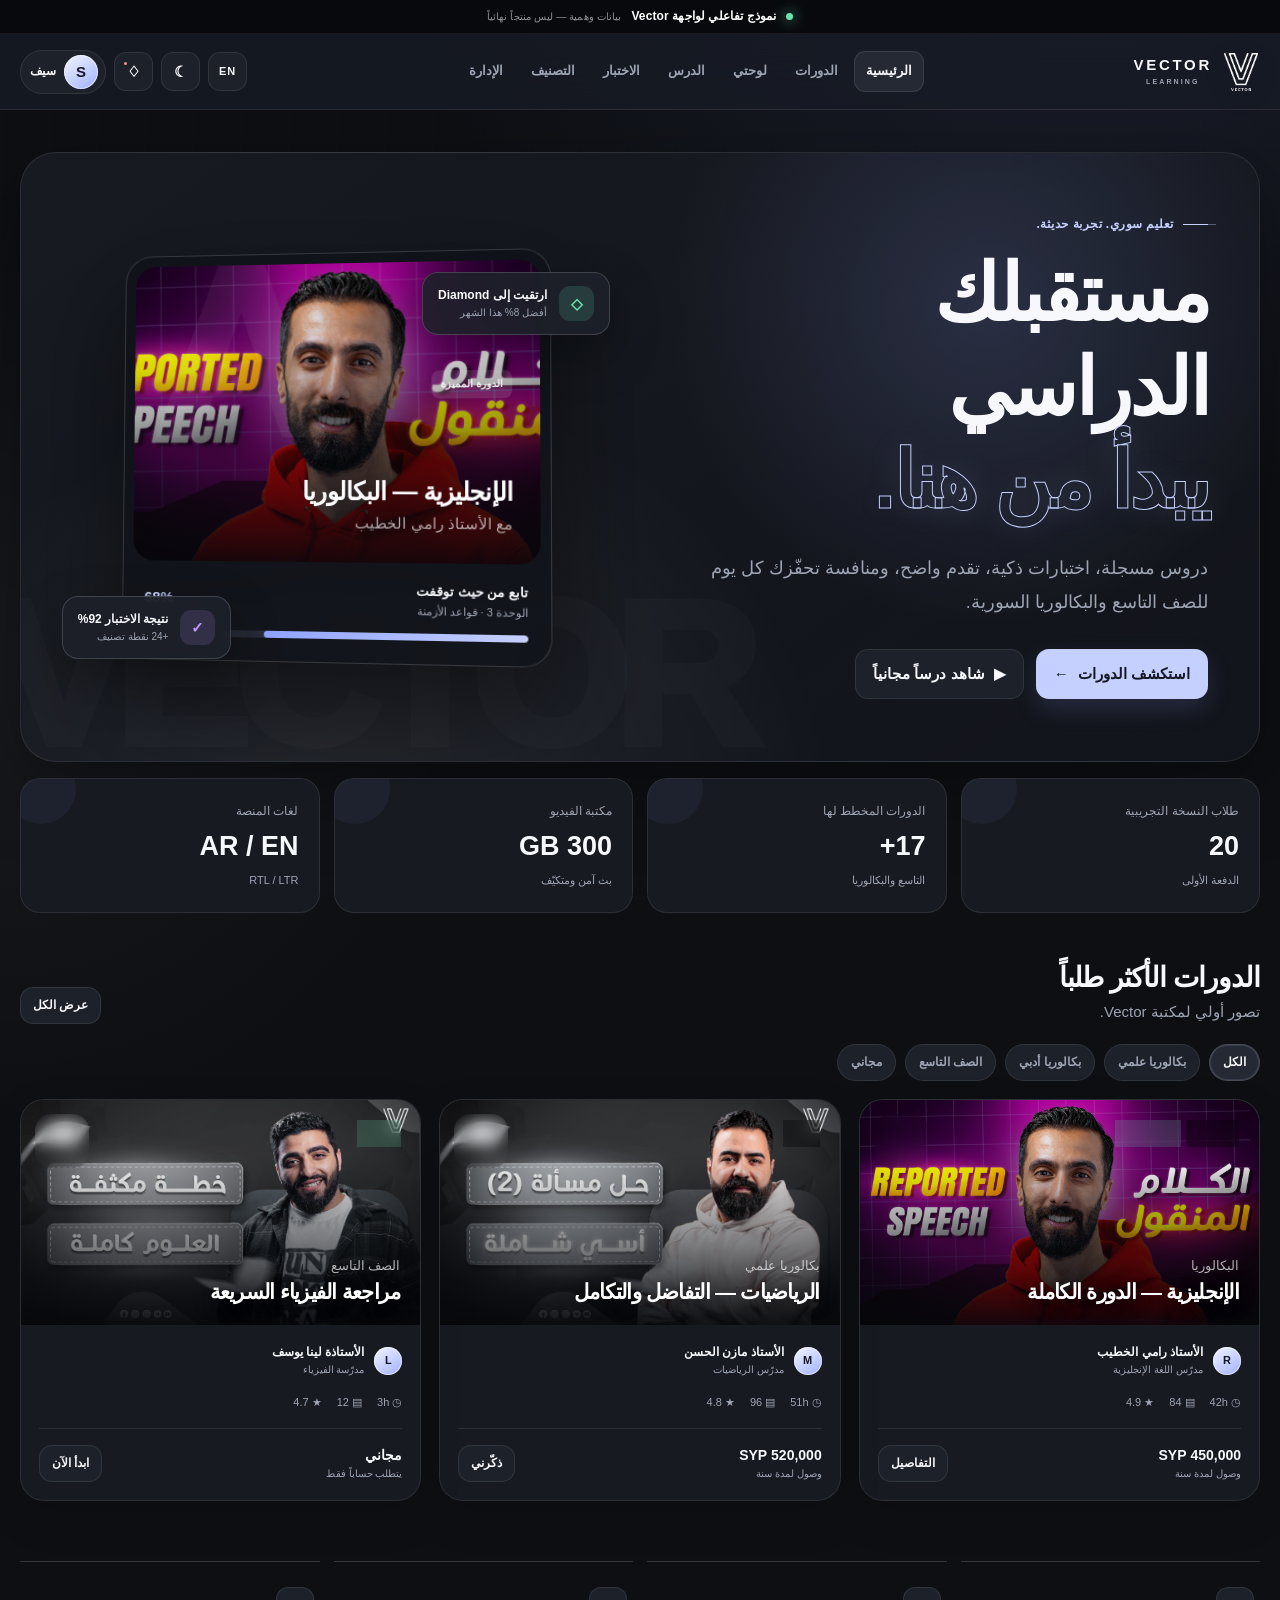
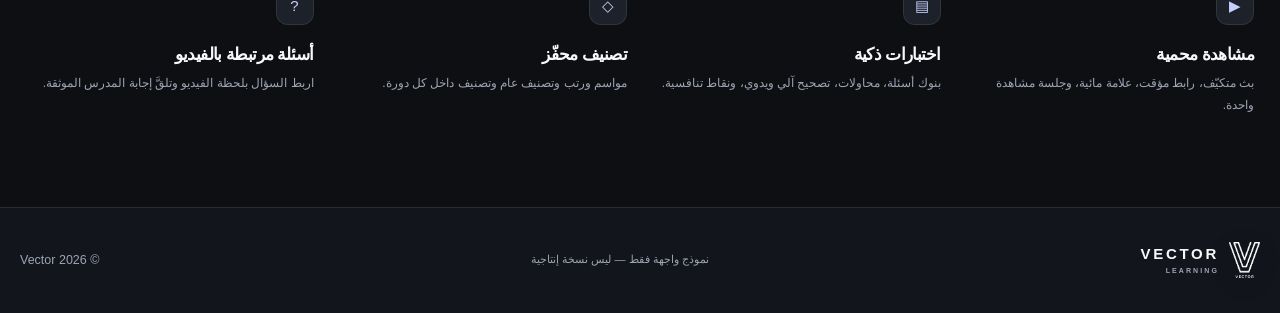
<file: index.html>
<!doctype html>
<html lang="en">
<head>
  <meta charset="utf-8">
  <meta name="viewport" content="width=device-width,initial-scale=1">
  <meta name="robots" content="noindex,nofollow">
  <meta name="theme-color" content="#0d0f13">
  <title>Vector Learning — Investor Demo</title>
  <style>
    html,body{margin:0;min-height:100%;background:#0d0f13;color:#fff;font-family:Arial,sans-serif}
    body{display:grid;place-items:center}
    .loading{opacity:.72;font-size:14px}
  </style>
</head>
<body>
  <p class="loading">Loading Vector Learning demo…</p>
  <script>
    (async () => {
      try {
        const response = await fetch('./vector_frontend_demo.html?v=6', { cache: 'no-store' });
        if (!response.ok) throw new Error('demo-load-failed');
        let html = await response.text();
        const headInject = '<link rel="stylesheet" href="./investor-polish.css?v=6"><meta name="robots" content="noindex,nofollow">';
        const bodyInject = '<script src="./investor-video.js?v=6"><\/script>';
        html = html.replace('</head>', headInject + '</head>');
        html = html.replace('</body>', bodyInject + '</body>');
        document.open();
        document.write(html);
        document.close();
        document.title = 'Vector Learning — Investor Demo';
      } catch (_) {
        window.location.replace('./vector_frontend_demo.html');
      }
    })();
  </script>
</body>
</html>
</file>
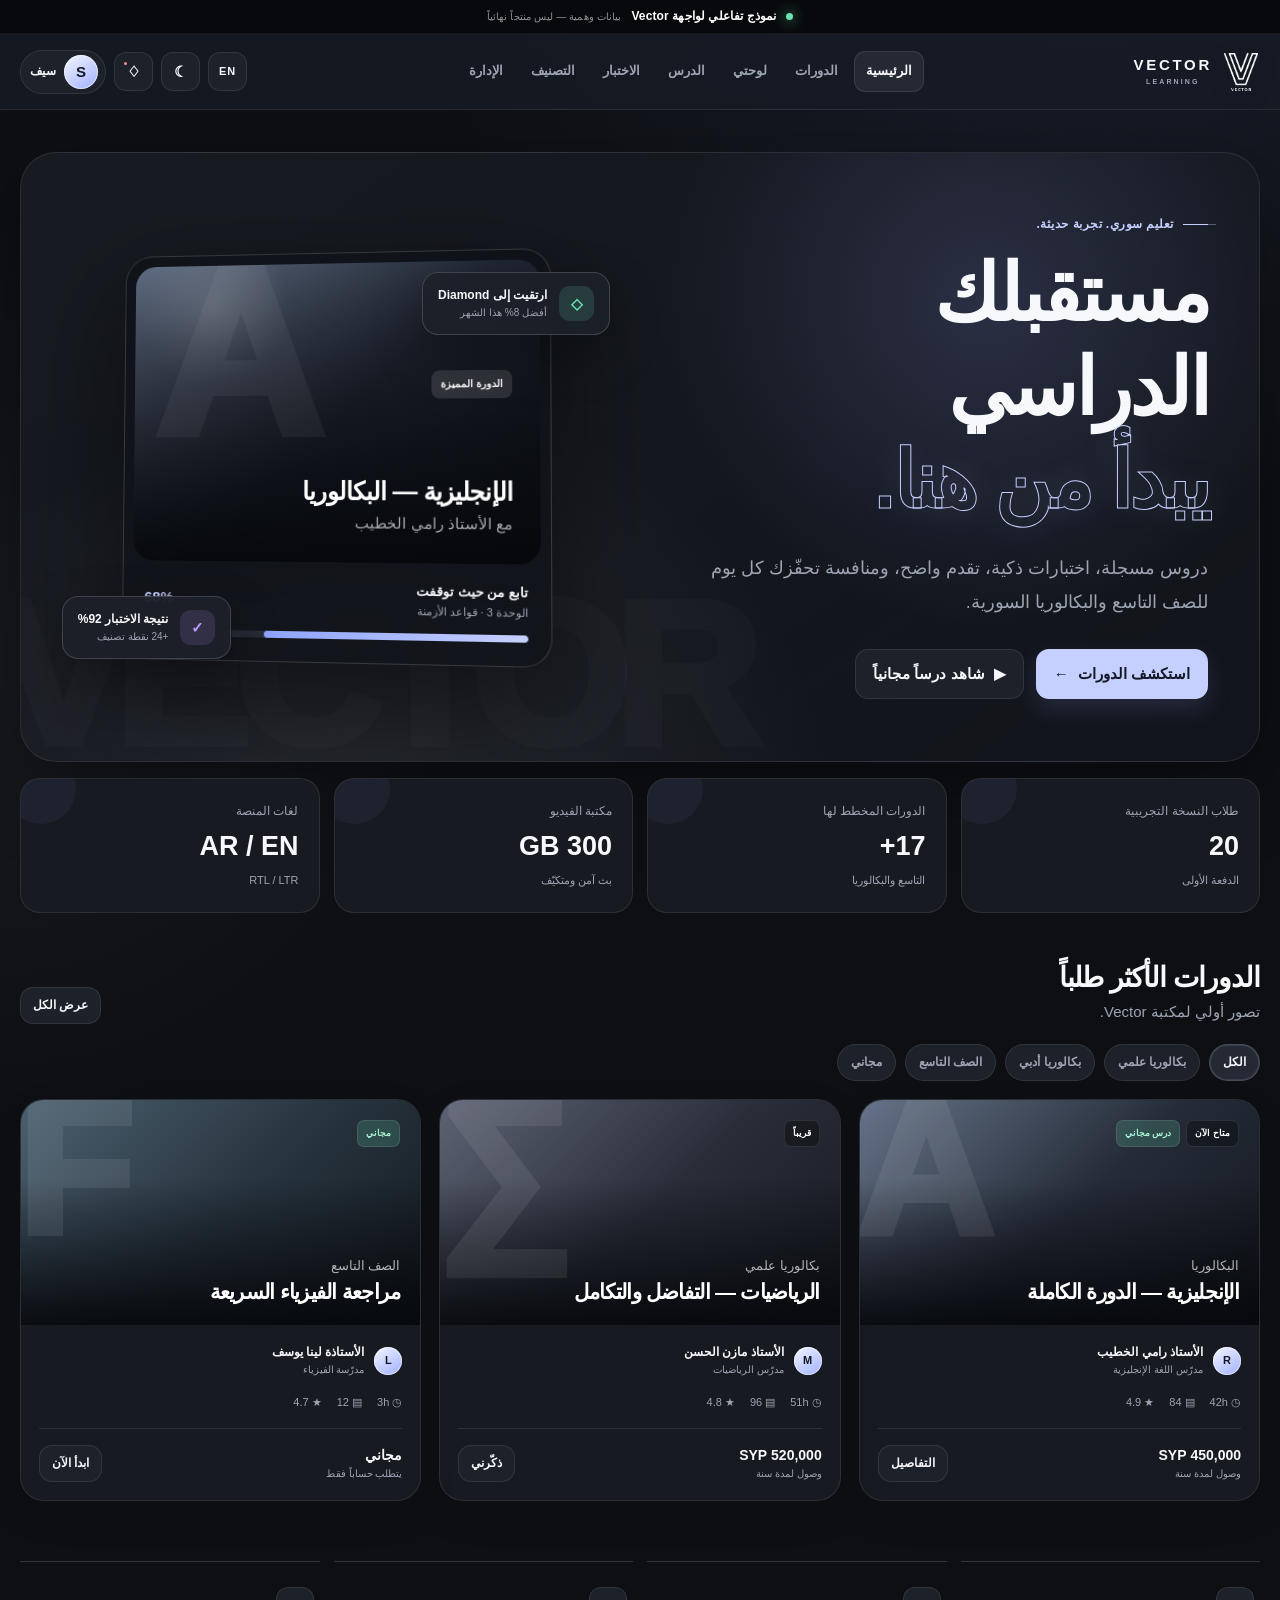
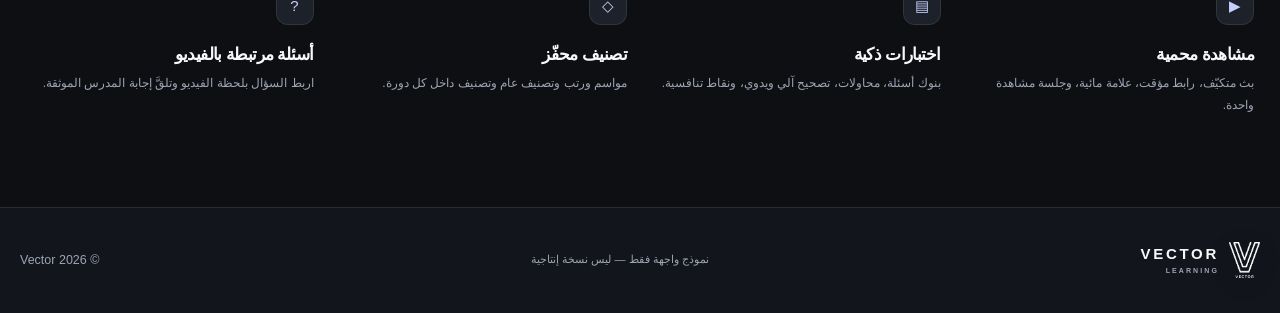
<file: vector_frontend_demo.html>
<!doctype html>
<html lang="ar" dir="rtl">
<head>
  <meta charset="utf-8">
  <meta name="viewport" content="width=device-width,initial-scale=1">
  <meta name="theme-color" content="#111318">
  <title>Vector — Frontend Demo</title>
  <style>
:root{
  color-scheme:dark;
  --bg:#0d0f13;
  --bg-soft:#12151b;
  --surface:#171a21;
  --surface-2:#1d2129;
  --surface-3:#242933;
  --glass:rgba(24,28,36,.78);
  --text:#f7f8fb;
  --muted:#9da4b3;
  --muted-2:#717989;
  --line:rgba(255,255,255,.09);
  --line-strong:rgba(255,255,255,.16);
  --accent:#c6d0ff;
  --accent-2:#8ea3ff;
  --accent-ink:#141827;
  --success:#6be3b1;
  --warning:#ffd27b;
  --danger:#ff8d91;
  --blue:#7ec8ff;
  --purple:#bd98ff;
  --shadow:0 24px 80px rgba(0,0,0,.35);
  --radius:24px;
  --radius-md:18px;
  --radius-sm:13px;
  --max:1440px;
  --ease:cubic-bezier(.2,.8,.2,1);
}
body.light{
  color-scheme:light;
  --bg:#f4f5f7;
  --bg-soft:#eceef2;
  --surface:#ffffff;
  --surface-2:#f7f8fa;
  --surface-3:#e9ecf1;
  --glass:rgba(255,255,255,.82);
  --text:#15171c;
  --muted:#626a78;
  --muted-2:#89909d;
  --line:rgba(20,24,32,.09);
  --line-strong:rgba(20,24,32,.16);
  --accent:#222938;
  --accent-2:#596b9f;
  --accent-ink:#ffffff;
  --success:#177d59;
  --warning:#9a6500;
  --danger:#c5434b;
  --blue:#2279ae;
  --purple:#7655a9;
  --shadow:0 24px 80px rgba(31,38,51,.13);
}
*{box-sizing:border-box}
html{scroll-behavior:smooth}
body{
  margin:0;
  min-height:100vh;
  overflow-x:hidden;
  background:
    radial-gradient(circle at 85% -10%,rgba(142,163,255,.12),transparent 30%),
    radial-gradient(circle at 0% 35%,rgba(255,255,255,.045),transparent 26%),
    var(--bg);
  color:var(--text);
  font-family:"Segoe UI",Tahoma,Arial,sans-serif;
  font-size:15px;
  line-height:1.6;
  transition:background .3s,color .3s;
}
button,input,textarea{font:inherit}
button{color:inherit}
button,a{touch-action:manipulation}
button{border:0}
button:focus-visible,input:focus-visible,textarea:focus-visible{
  outline:3px solid rgba(142,163,255,.42);
  outline-offset:2px;
}
img{display:block;max-width:100%}
h1,h2,h3,h4,p{margin-top:0}
h1,h2,h3{line-height:1.18;letter-spacing:-.035em}
p{color:var(--muted)}
small{color:var(--muted)}
.ambient{
  position:fixed;inset:0;pointer-events:none;z-index:-1;opacity:.65;
  background-image:linear-gradient(rgba(255,255,255,.018) 1px,transparent 1px),linear-gradient(90deg,rgba(255,255,255,.018) 1px,transparent 1px);
  background-size:48px 48px;
  mask-image:linear-gradient(to bottom,black,transparent 90%);
}
.demo-bar{
  height:34px;display:flex;align-items:center;justify-content:center;gap:10px;
  padding:0 18px;background:#08090c;color:#fff;border-bottom:1px solid rgba(255,255,255,.07);
  font-size:12px;letter-spacing:.01em;position:relative;z-index:60;
}
body.light .demo-bar{background:#171a20}
.demo-bar>span{width:7px;height:7px;border-radius:50%;background:var(--success);box-shadow:0 0 14px var(--success)}
.demo-bar small{color:rgba(255,255,255,.55)}
.topbar{
  position:sticky;top:0;z-index:50;height:76px;border-bottom:1px solid var(--line);
  background:var(--glass);backdrop-filter:blur(20px) saturate(140%);
}
.nav-shell{
  width:min(var(--max),calc(100% - 40px));height:100%;margin:auto;display:grid;
  grid-template-columns:auto 1fr auto;align-items:center;gap:28px;
}
.brand{display:flex;align-items:center;gap:10px;background:none;padding:0;cursor:pointer;color:var(--text)}
.brand img{width:38px;height:38px;object-fit:contain;filter:drop-shadow(0 7px 12px rgba(0,0,0,.2))}
body.light .brand img{filter:invert(1) drop-shadow(0 7px 12px rgba(0,0,0,.08))}
.brand>span,.admin-brand>b{display:flex;flex-direction:column;font-weight:850;letter-spacing:.18em;font-size:15px;line-height:1.05}
.brand small,.admin-brand small{font-size:7px;letter-spacing:.3em;margin-top:5px;color:var(--muted)}
#desktopNav{display:flex;align-items:center;justify-content:center;gap:4px}
.nav-btn,.admin-nav>button{
  cursor:pointer;background:transparent;color:var(--muted);border-radius:11px;padding:10px 12px;
  font-size:13px;font-weight:650;transition:.2s var(--ease);white-space:nowrap;
}
.nav-btn:hover,.nav-btn.active{background:var(--surface-3);color:var(--text)}
.nav-btn.active{box-shadow:inset 0 0 0 1px var(--line)}
.nav-actions{display:flex;align-items:center;gap:8px}
.icon-btn,.lang-btn{
  min-width:39px;height:39px;border:1px solid var(--line);border-radius:12px;background:var(--surface-2);
  display:grid;place-items:center;cursor:pointer;position:relative;transition:.2s var(--ease);font-weight:750;
}
.icon-btn:hover,.lang-btn:hover{transform:translateY(-2px);border-color:var(--line-strong);background:var(--surface-3)}
.icon-btn i{position:absolute;width:7px;height:7px;background:var(--danger);border:2px solid var(--surface-2);border-radius:50%;top:7px;inset-inline-end:7px}
.lang-btn{font-size:11px;letter-spacing:.07em}
.profile{display:flex;align-items:center;gap:8px;padding:4px 7px 4px 5px;border:1px solid var(--line);background:var(--surface-2);border-radius:999px;cursor:pointer}
.profile b{font-size:12px;padding-inline-end:4px}
.avatar{
  width:34px;height:34px;flex:none;border-radius:50%;display:inline-grid;place-items:center;
  color:#151824;background:linear-gradient(145deg,#f4f6ff,#9fb0ff);font-weight:900;box-shadow:inset 0 0 0 1px rgba(255,255,255,.55);
}
.avatar.sm{width:28px;height:28px;font-size:11px}
.avatar.lg{width:52px;height:52px;font-size:18px}
.avatar.xl{width:76px;height:76px;font-size:28px}
.mobile-only{display:none}
.page-shell{width:min(var(--max),calc(100% - 40px));margin:0 auto;padding:42px 0 90px;min-height:calc(100vh - 110px)}
.view{display:none;animation:pageIn .45s var(--ease)}
.view.active{display:block}
@keyframes pageIn{from{opacity:0;transform:translateY(10px)}to{opacity:1;transform:none}}
.primary,.secondary,.small-btn{
  display:inline-flex;align-items:center;justify-content:center;gap:9px;cursor:pointer;font-weight:760;
  border-radius:13px;transition:.22s var(--ease);white-space:nowrap;
}
.primary{padding:13px 18px;background:var(--accent);color:var(--accent-ink);box-shadow:0 10px 25px rgba(142,163,255,.16)}
.primary:hover{transform:translateY(-2px);filter:brightness(1.06);box-shadow:0 15px 34px rgba(142,163,255,.24)}
.secondary{padding:12px 17px;background:var(--surface-2);border:1px solid var(--line);color:var(--text)}
.secondary:hover,.small-btn:hover{transform:translateY(-2px);border-color:var(--line-strong);background:var(--surface-3)}
.small-btn{padding:8px 12px;background:var(--surface-2);border:1px solid var(--line);font-size:12px}
.full{width:100%}
.eyebrow{display:flex;align-items:center;gap:9px;color:var(--accent);font-size:12px;font-weight:750;letter-spacing:.04em;margin-bottom:13px}
.eyebrow i{width:25px;height:1px;background:var(--accent);box-shadow:8px 0 0 rgba(198,208,255,.35)}
.page-title{display:flex;align-items:flex-end;justify-content:space-between;gap:30px;margin-bottom:30px}
.page-title h1{font-size:clamp(30px,4vw,50px);margin-bottom:8px}
.page-title p{margin:0;max-width:700px}
.section-head{display:flex;align-items:flex-end;justify-content:space-between;gap:20px;margin:48px 0 20px}
.section-head h2{font-size:28px;margin-bottom:6px}.section-head p{margin:0}
.panel{
  background:linear-gradient(145deg,var(--surface),var(--surface-2));border:1px solid var(--line);
  border-radius:var(--radius);padding:24px;box-shadow:0 16px 50px rgba(0,0,0,.08);
}
.panel.compact{padding:20px}
.panel-head{display:flex;align-items:flex-start;justify-content:space-between;gap:18px;margin-bottom:20px}
.panel-head h2,.panel-head h3{margin-bottom:5px}.panel-head p{margin:0;font-size:13px}
.stack{display:flex;flex-direction:column;gap:20px}
.accent{color:var(--accent)}
.warning{color:var(--warning)!important}
.filter-row{display:flex;align-items:center;gap:9px;flex-wrap:wrap}
.chip{
  background:var(--surface-2);border:1px solid var(--line);color:var(--muted);padding:8px 13px;border-radius:999px;
  font-size:12px;font-weight:700;cursor:pointer;transition:.2s var(--ease)
}
.chip:hover,.chip.active{color:var(--text);border-color:var(--line-strong);background:var(--surface-3)}
.chip.active{box-shadow:inset 0 0 0 1px rgba(198,208,255,.12)}
.progress{height:7px;border-radius:99px;background:var(--surface-3);overflow:hidden}
.progress>span{height:100%;display:block;border-radius:inherit;background:linear-gradient(90deg,var(--accent-2),var(--accent));box-shadow:0 0 20px rgba(142,163,255,.38)}
.progress-label{display:flex;justify-content:space-between;gap:20px;margin:18px 0 8px;color:var(--muted);font-size:12px}
.actions{display:flex;align-items:center;gap:12px;flex-wrap:wrap}
/* Home */
.hero{
  min-height:610px;display:grid;grid-template-columns:minmax(0,1.02fr) minmax(420px,.98fr);align-items:center;
  gap:70px;padding:55px clamp(0px,4vw,58px);position:relative;overflow:hidden;border:1px solid var(--line);
  border-radius:36px;background:
    radial-gradient(circle at 78% 25%,rgba(151,168,255,.17),transparent 30%),
    radial-gradient(circle at 28% 115%,rgba(255,255,255,.08),transparent 42%),
    linear-gradient(145deg,var(--surface),rgba(19,22,29,.82));box-shadow:var(--shadow)
}
body.light .hero{background:radial-gradient(circle at 78% 25%,rgba(89,107,159,.12),transparent 30%),linear-gradient(145deg,#fff,#f2f4f8)}
.hero:before{content:"VECTOR";position:absolute;inset-inline-end:-30px;bottom:-80px;font-size:clamp(100px,16vw,230px);font-weight:950;letter-spacing:-.08em;color:rgba(255,255,255,.018);pointer-events:none}
body.light .hero:before{color:rgba(20,24,32,.025)}
.hero-copy{position:relative;z-index:2}
.hero h1{font-size:clamp(48px,6.2vw,88px);max-width:760px;margin:0 0 23px;font-weight:900}
.hero h1 em{font-style:normal;color:transparent;-webkit-text-stroke:1px var(--accent);text-shadow:0 0 35px rgba(198,208,255,.12)}
body.light .hero h1 em{color:var(--text);-webkit-text-stroke:0}
.hero-copy>p{font-size:18px;line-height:1.9;max-width:620px;margin-bottom:30px}
.hero-visual{position:relative;min-height:440px;display:grid;place-items:center;perspective:1000px}
.featured-card{
  width:min(100%,430px);border:1px solid var(--line-strong);border-radius:28px;background:rgba(15,18,24,.8);
  box-shadow:0 45px 100px rgba(0,0,0,.45);padding:10px;transform:rotateY(-6deg) rotateX(2deg);position:relative;z-index:2;
  backdrop-filter:blur(15px);transition:.4s var(--ease)
}
[dir="ltr"] .featured-card{transform:rotateY(6deg) rotateX(2deg)}
body.light .featured-card{background:rgba(255,255,255,.85);box-shadow:0 45px 100px rgba(35,42,56,.16)}
.hero-visual:hover .featured-card{transform:rotateY(0) translateY(-6px)}
.featured-cover{
  min-height:300px;padding:27px;display:flex;flex-direction:column;justify-content:flex-end;border-radius:21px;
  background:
    linear-gradient(to top,rgba(5,7,11,.95),rgba(5,7,11,.08)),
    radial-gradient(circle at 20% 15%,rgba(255,255,255,.18),transparent 19%),
    linear-gradient(135deg,#68758d,#222935 52%,#101319);
  position:relative;overflow:hidden
}
.featured-cover:after{content:"A";position:absolute;inset-inline-end:18px;top:-28px;font-size:240px;line-height:1;font-weight:950;color:rgba(255,255,255,.05)}
.featured-cover span{align-self:flex-start;padding:6px 9px;border-radius:8px;background:rgba(255,255,255,.12);font-size:10px;font-weight:800;color:#fff;position:relative;z-index:2}
.featured-cover h3{font-size:25px;margin:78px 0 5px;color:#fff;position:relative;z-index:2}.featured-cover p{color:rgba(255,255,255,.65);margin:0;position:relative;z-index:2}
.featured-meta{display:flex;align-items:center;justify-content:space-between;padding:18px 12px 13px;gap:15px}
.featured-meta div{display:flex;flex-direction:column}.featured-meta b{font-size:13px}.featured-meta small{font-size:11px}.featured-meta strong{color:var(--accent)}
.featured-card>.progress{margin:0 12px 13px}
.float-card{
  position:absolute;z-index:3;display:flex;align-items:center;gap:12px;padding:13px 15px;border:1px solid var(--line-strong);
  background:rgba(29,33,42,.9);backdrop-filter:blur(18px);border-radius:16px;box-shadow:0 20px 50px rgba(0,0,0,.3);animation:float 4s ease-in-out infinite
}
body.light .float-card{background:rgba(255,255,255,.9);box-shadow:0 20px 50px rgba(31,38,51,.15)}
.float-card div{display:flex;flex-direction:column}.float-card b{font-size:12px}.float-card small{font-size:10px}.rank-float{top:8%;inset-inline-start:-3%}.score-float{bottom:4%;inset-inline-end:-2%;animation-delay:-2s}
.mini-icon{width:35px;height:35px;border-radius:11px;background:rgba(107,227,177,.15);color:var(--success);display:grid;place-items:center;font-weight:900}.mini-icon.purple{background:rgba(189,152,255,.14);color:var(--purple)}
@keyframes float{50%{transform:translateY(-9px)}}
.metrics,.admin-metrics{
  display:grid;grid-template-columns:repeat(4,1fr);gap:14px;margin-top:16px
}
.metrics article,.admin-metrics article{
  min-height:135px;padding:20px;border:1px solid var(--line);background:var(--surface);border-radius:20px;
  display:flex;flex-direction:column;justify-content:center;position:relative;overflow:hidden
}
.metrics article:after,.admin-metrics article:after{content:"";position:absolute;width:70px;height:70px;border-radius:50%;background:rgba(142,163,255,.06);top:-25px;inset-inline-end:-15px}
.metrics span,.admin-metrics span{font-size:12px;color:var(--muted)}
.metrics b,.admin-metrics b{font-size:27px;margin:4px 0}.metrics small,.admin-metrics small{font-size:11px}
.course-grid{display:grid;grid-template-columns:repeat(3,minmax(0,1fr));gap:18px;margin-top:18px}
.course-card{
  background:var(--surface);border:1px solid var(--line);border-radius:24px;overflow:hidden;transition:.3s var(--ease);
  cursor:pointer;box-shadow:0 14px 40px rgba(0,0,0,.08)
}
.course-card:hover{transform:translateY(-7px);border-color:var(--line-strong);box-shadow:0 24px 70px rgba(0,0,0,.22)}
.cover{height:225px;padding:20px;display:flex;flex-direction:column;justify-content:space-between;position:relative;overflow:hidden;color:#fff}
.cover:before{content:"";position:absolute;inset:0;background:linear-gradient(to top,rgba(5,7,11,.9),transparent 65%)}
.cover.english,.mini-cover.english{background:linear-gradient(135deg,#667389,#252c38 52%,#12161c)}
.cover.math,.mini-cover.math{background:linear-gradient(135deg,#5d6374,#292d38 52%,#171920)}
.cover.physics,.mini-cover.physics{background:linear-gradient(135deg,#4b6070,#27333d 52%,#12191e)}
.cover i{font-style:normal;position:absolute;inset-inline-end:-6px;top:-25px;font-size:190px;font-weight:950;line-height:1;color:rgba(255,255,255,.08)}
.cover>div:last-child{position:relative;z-index:2}.cover h3{font-size:21px;margin:3px 0 0;max-width:90%}.cover small{color:rgba(255,255,255,.68)}
.cover-tags{display:flex;align-items:center;gap:6px;position:relative;z-index:2}.cover-tags span{padding:5px 8px;background:rgba(0,0,0,.32);backdrop-filter:blur(8px);border:1px solid rgba(255,255,255,.1);border-radius:7px;font-size:9px;font-weight:800}.cover-tags .free{background:rgba(107,227,177,.18);color:#a8f2d3}
.course-info{padding:18px}.teacher{display:flex;align-items:center;gap:10px}.teacher>div{display:flex;flex-direction:column}.teacher b{font-size:12px}.teacher small{font-size:10px}
.facts{display:flex;align-items:center;gap:15px;color:var(--muted);font-size:11px;padding:16px 0;border-bottom:1px solid var(--line)}
.price{display:flex;align-items:center;justify-content:space-between;gap:12px;padding-top:15px}.price>div{display:flex;flex-direction:column}.price b{font-size:14px}.price small{font-size:10px}
.features{display:grid;grid-template-columns:repeat(4,1fr);gap:14px;margin-top:60px}
.features article{border-top:1px solid var(--line-strong);padding:25px 6px 0}.features>article>span{width:38px;height:38px;border:1px solid var(--line);background:var(--surface-2);border-radius:12px;display:grid;place-items:center;margin-bottom:20px;color:var(--accent)}
.features h3{font-size:17px;margin-bottom:8px}.features p{font-size:12px;margin:0;line-height:1.8}
.search{min-width:310px;height:46px;background:var(--surface);border:1px solid var(--line);border-radius:14px;display:flex;align-items:center;gap:10px;padding:0 15px}
.search input{width:100%;border:0;outline:0;background:transparent;color:var(--text)}.search span{color:var(--muted)}
.course-filters{margin-bottom:23px}
/* Student dashboard */
.dashboard-grid{display:grid;grid-template-columns:minmax(0,1.6fr) minmax(280px,.62fr);gap:22px}
.welcome{
  min-height:280px;padding:36px;display:flex;align-items:center;justify-content:space-between;gap:30px;
  border-radius:30px;border:1px solid var(--line);background:
    radial-gradient(circle at 80% 30%,rgba(198,208,255,.17),transparent 25%),
    linear-gradient(135deg,var(--surface),var(--surface-2));overflow:hidden;position:relative
}
.welcome:after{content:"V";position:absolute;inset-inline-end:5%;bottom:-110px;font-size:310px;line-height:1;color:rgba(255,255,255,.025);font-weight:950}
body.light .welcome:after{color:rgba(20,24,32,.025)}
.welcome>div:first-child{position:relative;z-index:2}.welcome h1{font-size:38px;margin-bottom:12px}.welcome p{margin-bottom:24px}
.streak{width:145px;height:145px;flex:none;border-radius:50%;display:flex;align-items:center;justify-content:center;flex-direction:column;border:1px solid var(--line-strong);background:radial-gradient(circle,rgba(142,163,255,.18),rgba(142,163,255,.03));box-shadow:inset 0 0 40px rgba(142,163,255,.08);position:relative;z-index:2}
.streak:before{content:"";position:absolute;inset:9px;border:2px dashed rgba(198,208,255,.35);border-radius:50%;animation:spin 20s linear infinite}.streak b{font-size:45px;line-height:1}.streak span{font-size:11px;color:var(--muted)}
@keyframes spin{to{transform:rotate(360deg)}}
.continue{display:grid;grid-template-columns:250px 1fr;gap:22px;align-items:center}
.continue-cover{height:150px;border-radius:17px;background:linear-gradient(135deg,#667389,#222934);display:grid;place-items:center;position:relative;overflow:hidden}
.continue-cover:before{content:"A";position:absolute;font-size:170px;font-weight:950;color:rgba(255,255,255,.06)}
.play{width:55px;height:55px;border-radius:50%;background:rgba(255,255,255,.92);color:#141824;display:grid;place-items:center;cursor:pointer;padding-inline-start:4px;position:relative;z-index:2;box-shadow:0 15px 40px rgba(0,0,0,.25);transition:.2s var(--ease)}
.play:hover{transform:scale(1.08)}
.continue h3{font-size:21px;margin:8px 0 5px}.continue p{font-size:12px;margin:0}.tag{display:inline-flex;padding:4px 8px;background:rgba(142,163,255,.12);border-radius:6px;color:var(--accent);font-size:10px;font-weight:800}
.mini-courses{display:grid;grid-template-columns:repeat(2,1fr);gap:12px}
.mini-courses article{display:grid;grid-template-columns:58px 1fr;align-items:center;gap:12px;padding:12px;background:var(--surface-2);border:1px solid var(--line);border-radius:15px}
.mini-cover{width:58px;height:58px;border-radius:12px;display:grid;place-items:center;color:#fff;font-weight:900}.mini-courses article>div:last-child{min-width:0}.mini-courses b{font-size:11px;display:block;white-space:nowrap;overflow:hidden;text-overflow:ellipsis}.mini-courses small{font-size:9px}.mini-courses .progress{margin-top:6px;height:4px}
.rank-panel{overflow:hidden;position:relative}.rank-panel:after{content:"D";position:absolute;inset-inline-end:-15px;bottom:-52px;font-size:170px;font-weight:950;color:rgba(198,208,255,.035)}
.rank-row{display:flex;align-items:center;gap:15px;position:relative;z-index:2;margin-bottom:20px}.rank-badge{width:62px;height:70px;clip-path:polygon(50% 0,100% 20%,88% 78%,50% 100%,12% 78%,0 20%);background:linear-gradient(145deg,#d9e0ff,#7e93ef);color:#1c2237;display:grid;place-items:center;font-size:24px;font-weight:950;filter:drop-shadow(0 10px 18px rgba(113,134,220,.25))}.rank-row h3{margin:0}.rank-row p{margin:3px 0 0;font-size:11px}
.rank-numbers{display:grid;grid-template-columns:repeat(2,1fr);gap:8px;position:relative;z-index:2}.rank-numbers>div{padding:12px;background:var(--surface-3);border-radius:12px;display:flex;flex-direction:column}.rank-numbers span{font-size:10px;color:var(--muted)}.rank-numbers b{font-size:17px}
.schedule{display:flex;flex-direction:column}.schedule article{display:grid;grid-template-columns:52px 1fr 8px;align-items:center;gap:12px;padding:13px 0;border-bottom:1px solid var(--line)}.schedule article:last-child{border-bottom:0}.schedule time{height:48px;border-radius:11px;background:var(--surface-3);display:flex;flex-direction:column;align-items:center;justify-content:center}.schedule time b{line-height:1}.schedule time span{font-size:8px;color:var(--muted)}.schedule article>div{display:flex;flex-direction:column}.schedule article>div b{font-size:11px}.schedule article>div small{font-size:9px}.schedule i{width:7px;height:7px;border-radius:50%;background:var(--success)}.schedule i.blue{background:var(--blue)}.schedule i.red{background:var(--danger)}
/* Lesson player */
.lesson-layout{display:grid;grid-template-columns:minmax(0,1fr) 350px;gap:22px;align-items:start}
.player-shell{border:1px solid var(--line);border-radius:24px;overflow:hidden;background:#06070a;box-shadow:0 25px 70px rgba(0,0,0,.3)}
.video-stage{height:min(58vw,660px);min-height:480px;position:relative;display:grid;place-items:center;overflow:hidden;background:
  radial-gradient(circle at 50% 48%,rgba(126,142,186,.17),transparent 25%),
  linear-gradient(145deg,#252c38,#0b0e14 60%,#050609)}
.video-stage:before{content:"A";position:absolute;font-size:min(48vw,630px);font-weight:950;color:rgba(255,255,255,.018);line-height:1;transform:translateY(-2%)}
.video-stage.playing:after{content:"";position:absolute;inset:0;background:linear-gradient(120deg,transparent,rgba(255,255,255,.025),transparent);animation:scan 4s linear infinite}
@keyframes scan{from{transform:translateX(-100%)}to{transform:translateX(100%)}}
.video-copy{text-align:center;position:relative;z-index:3}.video-copy h2{font-size:25px;margin:18px 0 5px;color:#fff}.video-copy p{margin:0;color:rgba(255,255,255,.5)}
.video-stage.playing .video-copy h2,.video-stage.playing .video-copy p{opacity:0}.video-stage.playing .video-copy .play{opacity:.12;transform:scale(.85)}
.watermark{position:absolute;z-index:8;top:13%;inset-inline-start:10%;padding:6px 9px;color:rgba(255,255,255,.58);background:rgba(0,0,0,.18);border-radius:5px;font-size:11px;font-family:monospace;letter-spacing:.08em;pointer-events:none;transition:top 1.2s var(--ease),left 1.2s var(--ease),right 1.2s var(--ease),opacity .8s}
.controls{padding:0 17px 13px;background:#090b0f;color:#fff}.controls .timeline{height:15px;display:flex;align-items:center;cursor:pointer}.controls .timeline:before{content:"";height:4px;background:rgba(255,255,255,.18);border-radius:99px;position:absolute;left:17px;right:17px}.controls .timeline{position:relative}.controls .timeline span{height:4px;width:43%;background:#fff;border-radius:99px;position:relative;z-index:2;pointer-events:none}.controls .timeline span:after{content:"";position:absolute;width:11px;height:11px;border-radius:50%;background:#fff;inset-inline-end:-5px;top:-3.5px;box-shadow:0 0 0 4px rgba(255,255,255,.15)}
.controls>div:last-child{display:flex;align-items:center;gap:13px}.controls button{background:none;color:#fff;cursor:pointer;padding:5px}.controls small{color:rgba(255,255,255,.65)}.controls>div span{flex:1}.controls .quality{font-size:11px;border:1px solid rgba(255,255,255,.12);border-radius:7px;padding:5px 8px}
.tabs{display:flex;gap:4px;margin-top:18px;padding:5px;border:1px solid var(--line);border-radius:15px;background:var(--surface);overflow-x:auto}
.tab{flex:1;min-width:100px;padding:10px;border-radius:10px;background:transparent;color:var(--muted);cursor:pointer;font-weight:700;font-size:12px}.tab:hover,.tab.active{background:var(--surface-3);color:var(--text)}
.tab-panel{display:none;padding:28px 4px}.tab-panel.active{display:block;animation:pageIn .3s var(--ease)}
.tab-panel>p{max-width:700px}.overview-grid{display:grid;grid-template-columns:1fr 360px;gap:25px;align-items:start}.overview-grid>div:first-child>p{max-width:670px}
textarea,.ask input{width:100%;border:1px solid var(--line);background:var(--surface);color:var(--text);border-radius:14px;padding:14px;outline:0}.tab-panel textarea{min-height:120px;resize:vertical;margin:12px 0}
.notes-list,.qa-list{display:flex;flex-direction:column;gap:11px;margin-top:18px}.notes-list article{display:grid;grid-template-columns:58px 1fr;gap:12px;padding:14px;border:1px solid var(--line);background:var(--surface);border-radius:14px}.notes-list time{font-size:11px;color:var(--accent);font-weight:800}.notes-list p{margin:0;color:var(--text)}
.ask{display:flex;gap:9px}.ask input{flex:1}.qa-list>article{padding:18px;background:var(--surface);border:1px solid var(--line);border-radius:17px}.user-line{display:flex;align-items:center;gap:8px}.user-line small{margin-inline-start:auto}.qa-list>article>p{color:var(--text);margin:14px 0}.teacher-answer{padding:14px;border-radius:12px;background:rgba(142,163,255,.08);border:1px solid rgba(142,163,255,.14)}.teacher-answer b{font-size:11px;color:var(--accent)}.teacher-answer p{margin:5px 0 0;color:var(--text)}
.file-list{display:flex;flex-direction:column;gap:10px}.file-list article{display:grid;grid-template-columns:48px 1fr auto;align-items:center;gap:12px;padding:14px;background:var(--surface);border:1px solid var(--line);border-radius:14px}.file-list article>span{width:43px;height:43px;border-radius:10px;display:grid;place-items:center;background:var(--surface-3);font-size:9px;font-weight:850;color:var(--accent)}.file-list article>div{display:flex;flex-direction:column}.file-list b{font-size:12px}.file-list small{font-size:9px}
.curriculum{position:sticky;top:98px;max-height:calc(100vh - 118px);overflow:auto;background:var(--surface);border:1px solid var(--line);border-radius:22px;padding:21px}.curriculum>h3{margin-bottom:5px}.curriculum>p{font-size:11px;margin-bottom:17px}.module{border-top:1px solid var(--line);padding:14px 0}.module header{display:flex;align-items:center;justify-content:space-between;gap:10px;margin-bottom:9px}.module header>div{display:flex;flex-direction:column}.module header b{font-size:11px}.module header small{font-size:9px}.module>button{width:100%;display:grid;grid-template-columns:27px 1fr;gap:8px;text-align:start;padding:9px;border-radius:10px;background:transparent;cursor:pointer;color:var(--muted)}.module>button:hover,.module>button.active{background:var(--surface-3);color:var(--text)}.module>button i{width:24px;height:24px;border-radius:7px;background:var(--surface-3);display:grid;place-items:center;font-style:normal;font-size:9px}.module>button i.done{color:var(--success)}.module>button div{display:flex;flex-direction:column}.module>button b{font-size:10px}.module>button small{font-size:8px}.module.locked{opacity:.5}
/* Quiz */
.quiz-layout{display:grid;grid-template-columns:minmax(0,1fr) 320px;gap:22px;align-items:start}
.quiz-card{background:var(--surface);border:1px solid var(--line);border-radius:28px;padding:30px;min-height:570px;display:flex;flex-direction:column;box-shadow:var(--shadow)}
.quiz-card>header{display:flex;align-items:flex-start;justify-content:space-between;gap:20px;padding-bottom:24px;border-bottom:1px solid var(--line);margin-bottom:28px}.quiz-card header h2{margin-bottom:5px}.quiz-card header p{font-size:12px;margin:0}.quiz-card header strong{font-family:monospace;color:var(--warning);font-size:19px;background:rgba(255,210,123,.08);padding:8px 10px;border-radius:9px}
.quiz-card>h3{font-size:22px;margin:16px 0 22px;max-width:770px}.answers{display:grid;gap:11px}.answers button{width:100%;display:flex;align-items:center;gap:13px;text-align:start;padding:15px;border:1px solid var(--line);background:var(--surface-2);border-radius:14px;cursor:pointer;transition:.2s var(--ease)}.answers button:hover{border-color:var(--line-strong);transform:translateX(calc(var(--dir-shift,1)*-3px))}.answers button.selected{background:rgba(142,163,255,.11);border-color:rgba(142,163,255,.55);box-shadow:inset 0 0 0 1px rgba(142,163,255,.2)}.answers button.correct{background:rgba(107,227,177,.1);border-color:rgba(107,227,177,.5)}.answers button i{font-style:normal;width:32px;height:32px;border-radius:9px;display:grid;place-items:center;background:var(--surface-3);font-weight:850;flex:none}.answers button.selected i{background:var(--accent);color:var(--accent-ink)}
.quiz-card>footer{margin-top:auto;display:flex;justify-content:space-between;gap:12px;padding-top:28px}
.q-map{display:grid;grid-template-columns:repeat(5,1fr);gap:7px}.q-map button{aspect-ratio:1;border-radius:8px;background:var(--surface-3);color:var(--muted);cursor:pointer}.q-map button.done{background:rgba(107,227,177,.13);color:var(--success)}.q-map button.active{background:var(--accent);color:var(--accent-ink)}
.test-meta{display:flex;flex-direction:column}.test-meta>div{display:flex;align-items:center;justify-content:space-between;gap:10px;padding:10px 0;border-bottom:1px solid var(--line)}.test-meta>div:last-child{border-bottom:0}.test-meta span{font-size:11px;color:var(--muted)}.test-meta b{font-size:12px}
/* Ranking */
.season{display:flex;align-items:center;justify-content:space-between;gap:30px;padding:36px;border-radius:30px;border:1px solid var(--line);background:radial-gradient(circle at 80% 20%,rgba(189,152,255,.15),transparent 25%),linear-gradient(145deg,var(--surface),var(--surface-2));margin-bottom:18px;overflow:hidden;position:relative}.season:after{content:"D";position:absolute;inset-inline-end:33%;top:-115px;font-size:290px;font-weight:950;color:rgba(255,255,255,.025)}.season>div:first-child{position:relative;z-index:2}.season h1{font-size:42px;margin-bottom:8px}.season p{margin:0}
.countdown{display:flex;gap:8px;position:relative;z-index:2}.countdown>span{width:78px;height:83px;border:1px solid var(--line);background:rgba(0,0,0,.15);border-radius:15px;display:flex;flex-direction:column;align-items:center;justify-content:center}.countdown b{font-size:25px;line-height:1}.countdown small{font-size:9px;margin-top:6px}
.ranking-layout{display:grid;grid-template-columns:minmax(0,1.45fr) minmax(280px,.55fr);gap:22px;margin-top:18px}
.podium{display:flex;align-items:flex-end;justify-content:center;gap:18px;padding:30px 0 5px}.podium article{min-width:145px;display:flex;flex-direction:column;align-items:center;gap:5px}.podium article>div{width:100%;height:85px;border-radius:15px 15px 8px 8px;background:linear-gradient(to top,var(--surface-3),rgba(142,163,255,.13));display:flex;justify-content:center;padding-top:15px;font-size:24px;font-weight:900;color:var(--muted)}.podium article.first>div{height:125px;background:linear-gradient(to top,rgba(142,163,255,.3),rgba(198,208,255,.1));color:var(--accent)}.podium b{font-size:12px}.podium small{font-size:10px}
.table-wrap{width:100%;overflow-x:auto}table{width:100%;border-collapse:collapse;min-width:620px}th,td{text-align:start;padding:13px 12px;border-bottom:1px solid var(--line);white-space:nowrap}th{font-size:10px;color:var(--muted);font-weight:750;text-transform:uppercase;letter-spacing:.05em}td{font-size:12px}td .avatar{vertical-align:middle;margin-inline-end:8px}tr.me{background:rgba(142,163,255,.08)}tr.me td:first-child{color:var(--accent);font-weight:850}tr.me small{margin-inline-start:6px;color:var(--accent)}
.rewards article{display:flex;align-items:center;gap:11px;padding:12px 0;border-bottom:1px solid var(--line)}.rewards article:last-child{border-bottom:0}.rewards article>span{width:38px;height:38px;display:grid;place-items:center;border-radius:11px;background:var(--surface-3);color:var(--accent)}.rewards article div{display:flex;flex-direction:column}.rewards b{font-size:11px}.rewards small{font-size:9px}
/* Admin */
.admin-layout{display:grid;grid-template-columns:220px minmax(0,1fr);gap:24px}
.admin-nav{position:sticky;top:98px;height:calc(100vh - 118px);padding:14px;background:#0a0c10;border:1px solid var(--line);border-radius:24px;display:flex;flex-direction:column;gap:5px;box-shadow:var(--shadow)}
body.light .admin-nav{background:#20242c;color:#fff}.admin-brand{display:flex;align-items:center;gap:10px;padding:12px 10px 20px;margin-bottom:5px;border-bottom:1px solid rgba(255,255,255,.1)}.admin-brand img{width:37px}.admin-brand>b{color:#fff}.admin-brand small{color:rgba(255,255,255,.48)}
.admin-nav>button{color:rgba(255,255,255,.55);text-align:start;display:flex;align-items:center;gap:11px;padding:11px}.admin-nav>button:hover,.admin-nav>button.active{background:rgba(255,255,255,.08);color:#fff}.admin-nav>button:last-child{margin-top:auto}
.admin-metrics{margin:0 0 18px}.admin-grid{display:grid;grid-template-columns:minmax(0,1.45fr) minmax(280px,.55fr);gap:18px;margin-bottom:18px}
.chart{height:255px;display:flex;align-items:flex-end;gap:12px;padding-top:28px;border-bottom:1px solid var(--line);background-image:linear-gradient(var(--line) 1px,transparent 1px);background-size:100% 25%}
.chart .bar-wrap{flex:1;display:flex;align-items:center;justify-content:flex-end;flex-direction:column;height:100%;gap:7px}.chart .bar{width:min(36px,65%);border-radius:8px 8px 3px 3px;background:linear-gradient(to top,var(--accent-2),var(--accent));box-shadow:0 0 20px rgba(142,163,255,.15);transition:height .8s var(--ease)}.chart small{font-size:9px}
.activity{display:flex;flex-direction:column}.activity article{display:grid;grid-template-columns:35px 1fr;gap:10px;align-items:center;padding:10px 0;border-bottom:1px solid var(--line)}.activity article:last-child{border-bottom:0}.activity article>span{width:33px;height:33px;border-radius:10px;background:var(--surface-3);display:grid;place-items:center;color:var(--accent)}.activity article>div{display:flex;flex-direction:column}.activity b{font-size:10px}.activity small{font-size:8px}.orders{padding-bottom:10px}
.status{display:inline-flex;padding:4px 8px;border-radius:999px;background:rgba(107,227,177,.12);color:var(--success);font-size:9px;font-weight:800}.status.pending{background:rgba(255,210,123,.12);color:var(--warning)}
/* Profile */
.profile-layout{display:grid;grid-template-columns:330px minmax(0,1fr);gap:22px;align-items:start}.profile-card{text-align:center;position:sticky;top:98px}.profile-card>.avatar{margin:0 auto 15px}.profile-card h2{margin:0}.profile-card>b{display:block;color:var(--accent);font-size:12px;margin:5px 0 14px}.profile-card p{font-size:12px}.center{justify-content:center}.profile-stats{display:grid;grid-template-columns:repeat(3,1fr);gap:7px;margin-top:18px;padding-top:18px;border-top:1px solid var(--line)}.profile-stats div{display:flex;flex-direction:column}.profile-stats b{font-size:18px}.profile-stats span{font-size:9px;color:var(--muted)}
.badges{display:grid;grid-template-columns:repeat(4,1fr);gap:10px}.badges article{padding:15px;background:var(--surface-2);border:1px solid var(--line);border-radius:15px;text-align:center;display:flex;align-items:center;flex-direction:column}.badges article>span{width:50px;height:55px;clip-path:polygon(50% 0,100% 20%,88% 78%,50% 100%,12% 78%,0 20%);background:linear-gradient(145deg,#dce2ff,#8296ed);color:#1b2135;display:grid;place-items:center;font-weight:900;margin-bottom:10px}.badges b{font-size:11px}.badges small{font-size:8px}
.profile-activity article{display:flex;align-items:flex-start;gap:10px;padding:13px 0;border-bottom:1px solid var(--line)}.profile-activity article:last-child{border-bottom:0}.profile-activity p{margin:0;color:var(--text);font-size:12px}.profile-activity p small{display:block;margin-top:4px;font-size:9px}
/* Footer, drawer and modal */
footer{border-top:1px solid var(--line);background:var(--bg-soft)}.footer-inner{width:min(var(--max),calc(100% - 40px));min-height:105px;margin:auto;display:flex;align-items:center;justify-content:space-between;gap:20px}.footer-inner p{margin:0;font-size:11px}.brand.plain{cursor:default}.brand.plain img{width:31px}
.drawer{position:fixed;inset:0;z-index:100;pointer-events:none;visibility:hidden}.drawer.open{pointer-events:auto;visibility:visible}.drawer-overlay{position:absolute;inset:0;background:rgba(0,0,0,.55);opacity:0;transition:.3s}.drawer.open .drawer-overlay{opacity:1}.drawer>aside{position:absolute;top:0;bottom:0;inset-inline-end:0;width:min(430px,92vw);background:var(--bg-soft);border-inline-start:1px solid var(--line);padding:25px;transform:translateX(calc(var(--drawer-dir,1)*105%));transition:.35s var(--ease);box-shadow:var(--shadow)}[dir="rtl"] .drawer>aside{--drawer-dir:-1}[dir="ltr"] .drawer>aside{--drawer-dir:1}.drawer.open>aside{transform:none}.drawer aside>header{display:flex;align-items:flex-start;justify-content:space-between;gap:15px;padding-bottom:20px;border-bottom:1px solid var(--line)}.drawer h2{margin-bottom:4px}.drawer header p{margin:0;font-size:11px}.drawer header button,.course-modal>button{width:35px;height:35px;background:var(--surface-3);border-radius:10px;cursor:pointer;font-size:20px}.notifications{display:flex;flex-direction:column}.notifications article{display:grid;grid-template-columns:43px 1fr;gap:11px;padding:16px 5px;border-bottom:1px solid var(--line);position:relative}.notifications article.unread:after{content:"";position:absolute;top:22px;inset-inline-end:2px;width:6px;height:6px;background:var(--accent-2);border-radius:50%}.notifications article>span{width:40px;height:40px;border-radius:12px;background:var(--surface-3);display:grid;place-items:center;color:var(--accent)}.notifications article div{display:flex;flex-direction:column}.notifications b{font-size:11px}.notifications p{font-size:10px;margin:3px 0}.notifications small{font-size:8px}
.modal-wrap{position:fixed;inset:0;z-index:110;display:grid;place-items:center;padding:20px;pointer-events:none;visibility:hidden}.modal-wrap.open{pointer-events:auto;visibility:visible}.modal-overlay{position:absolute;inset:0;background:rgba(0,0,0,.68);backdrop-filter:blur(7px);opacity:0;transition:.3s}.modal-wrap.open .modal-overlay{opacity:1}.course-modal{position:relative;width:min(900px,96vw);max-height:90vh;overflow:auto;background:var(--surface);border:1px solid var(--line-strong);border-radius:28px;box-shadow:var(--shadow);opacity:0;transform:translateY(20px) scale(.97);transition:.35s var(--ease)}.modal-wrap.open .course-modal{opacity:1;transform:none}.course-modal>button{position:absolute;top:15px;inset-inline-end:15px;z-index:4;background:rgba(0,0,0,.3);color:#fff}.modal-cover{min-height:260px;padding:40px;display:flex;flex-direction:column;justify-content:flex-end;background:linear-gradient(to top,rgba(5,7,11,.94),rgba(5,7,11,.1)),linear-gradient(135deg,#667389,#252c38 52%,#12161c);color:#fff;position:relative;overflow:hidden}.modal-cover:after{content:"A";position:absolute;inset-inline-end:35px;top:-55px;font-size:290px;font-weight:950;color:rgba(255,255,255,.05)}.modal-cover>*{position:relative;z-index:2}.modal-cover>span{align-self:flex-start;padding:5px 8px;border-radius:7px;background:rgba(107,227,177,.17);color:#b8f5dc;font-size:9px}.modal-cover h2{font-size:34px;margin:20px 0 7px}.modal-cover p{margin:0;color:rgba(255,255,255,.68)}.modal-body{display:grid;grid-template-columns:1fr 280px;gap:28px;padding:30px}.modal-body ul{padding-inline-start:20px;color:var(--muted)}.modal-body li{margin:8px 0}.modal-body aside{padding:20px;background:var(--surface-2);border:1px solid var(--line);border-radius:18px;display:flex;flex-direction:column;align-items:stretch}.modal-body aside>b{font-size:24px;margin:5px 0}.modal-body aside p{font-size:11px}.modal-body aside button{margin-top:8px}
.toast{position:fixed;z-index:200;bottom:25px;left:50%;transform:translate(-50%,30px);padding:12px 16px;border:1px solid var(--line-strong);border-radius:13px;background:rgba(24,28,36,.94);color:#fff;box-shadow:var(--shadow);font-size:12px;opacity:0;pointer-events:none;transition:.3s var(--ease);backdrop-filter:blur(15px);max-width:min(90vw,540px);text-align:center}.toast.show{opacity:1;transform:translate(-50%,0)}
/* Responsive */
@media(max-width:1180px){
  #desktopNav{gap:1px}.nav-btn{padding:9px 8px;font-size:11px}
  .hero{grid-template-columns:1fr .85fr;gap:35px}.hero h1{font-size:58px}
  .course-grid{grid-template-columns:repeat(2,1fr)}
  .features{grid-template-columns:repeat(2,1fr)}
  .lesson-layout{grid-template-columns:minmax(0,1fr) 310px}
  .admin-layout{grid-template-columns:190px minmax(0,1fr)}
  .badges{grid-template-columns:repeat(2,1fr)}
}
@media(max-width:980px){
  .mobile-only{display:grid}
  .nav-shell{grid-template-columns:auto 1fr}.nav-actions{justify-self:end}
  #desktopNav{
    position:fixed;top:110px;left:20px;right:20px;display:grid;grid-template-columns:repeat(2,1fr);gap:6px;
    padding:12px;background:var(--glass);border:1px solid var(--line);border-radius:18px;box-shadow:var(--shadow);
    backdrop-filter:blur(20px);opacity:0;transform:translateY(-10px);pointer-events:none;transition:.25s var(--ease)
  }
  #desktopNav.open{opacity:1;transform:none;pointer-events:auto}.nav-btn{text-align:center;padding:11px;font-size:12px}
  .hero{grid-template-columns:1fr;padding:45px;min-height:auto}.hero-copy{max-width:760px}.hero h1{font-size:clamp(48px,9vw,78px)}.hero-visual{min-height:430px}
  .metrics,.admin-metrics{grid-template-columns:repeat(2,1fr)}
  .dashboard-grid,.ranking-layout{grid-template-columns:1fr}.dashboard-grid>aside,.ranking-layout>aside{display:grid;grid-template-columns:repeat(2,1fr);align-items:start}.dashboard-grid>aside .panel:first-child,.ranking-layout>aside .panel:first-child{grid-column:span 2}
  .lesson-layout{grid-template-columns:1fr}.curriculum{position:relative;top:auto;max-height:none}
  .quiz-layout{grid-template-columns:1fr}.quiz-layout>aside{display:grid;grid-template-columns:repeat(2,1fr)}
  .admin-layout{grid-template-columns:1fr}.admin-nav{position:relative;top:auto;height:auto;display:grid;grid-template-columns:repeat(3,1fr);border-radius:18px}.admin-brand{grid-column:1/-1}.admin-nav>button:last-child{margin-top:0}.admin-grid{grid-template-columns:1fr}
  .profile-layout{grid-template-columns:1fr}.profile-card{position:relative;top:auto;max-width:520px;margin:auto;width:100%}
}
@media(max-width:720px){
  .demo-bar{height:auto;min-height:34px;flex-wrap:wrap;padding:7px 12px}.demo-bar small{display:none}
  .topbar{height:68px}.page-shell,.nav-shell,.footer-inner{width:min(100% - 24px,var(--max))}.page-shell{padding-top:25px}
  .brand>span{display:none}.profile b{display:none}.profile{padding:3px}
  .icon-btn,.lang-btn{min-width:36px;height:36px}.nav-actions{gap:5px}
  #desktopNav{top:91px;left:12px;right:12px}
  .hero{padding:30px 22px;border-radius:25px}.hero h1{font-size:45px}.hero-copy>p{font-size:15px}.hero-visual{min-height:360px}.featured-card{width:92%;transform:none}.featured-cover{min-height:235px}.rank-float{top:-1%;inset-inline-start:0}.score-float{bottom:0;inset-inline-end:0}.float-card{padding:10px}.float-card b{font-size:10px}
  .metrics,.admin-metrics{grid-template-columns:1fr 1fr;gap:9px}.metrics article,.admin-metrics article{min-height:110px;padding:15px}.metrics b,.admin-metrics b{font-size:21px}
  .course-grid{grid-template-columns:1fr}.cover{height:210px}.features{grid-template-columns:1fr 1fr;gap:18px}.features article{padding-top:18px}
  .page-title{align-items:flex-start;flex-direction:column;margin-bottom:23px}.page-title h1{font-size:34px}.search{width:100%;min-width:0}
  .dashboard-grid>aside,.ranking-layout>aside{display:flex}.dashboard-grid>aside .panel:first-child,.ranking-layout>aside .panel:first-child{grid-column:auto}
  .welcome{padding:25px;min-height:250px}.welcome h1{font-size:29px}.streak{width:105px;height:105px}.streak b{font-size:32px}
  .continue{grid-template-columns:1fr}.continue-cover{height:190px}.mini-courses{grid-template-columns:1fr}
  .video-stage{min-height:310px;height:56vw}.video-copy h2{font-size:18px}.watermark{font-size:8px}.controls small{font-size:9px}.overview-grid{grid-template-columns:1fr}.tabs{justify-content:flex-start}.tab{flex:none}.ask{flex-direction:column}
  .quiz-card{padding:20px;min-height:540px}.quiz-card>header{flex-direction:column}.quiz-card>h3{font-size:18px}.quiz-layout>aside{display:flex}.q-map{grid-template-columns:repeat(10,1fr)}
  .season{padding:25px;align-items:flex-start;flex-direction:column}.season h1{font-size:34px}.countdown{width:100%}.countdown>span{flex:1;width:auto;height:72px}.podium{gap:5px}.podium article{min-width:30%}.podium article>div{height:65px}.podium article.first>div{height:95px}
  .admin-nav{grid-template-columns:repeat(2,1fr)}.admin-metrics{grid-template-columns:1fr 1fr}.chart{height:210px}
  .profile-layout{gap:15px}.badges{grid-template-columns:repeat(2,1fr)}
  .modal-body{grid-template-columns:1fr}.modal-cover{padding:30px 24px}.modal-cover h2{font-size:27px}
  .footer-inner{padding:25px 0;flex-direction:column;text-align:center}.footer-inner .brand>span{display:flex}
}
@media(max-width:480px){
  .page-shell{width:calc(100% - 16px)}.nav-shell{width:calc(100% - 16px)}
  .hero{padding:27px 17px}.hero h1{font-size:39px}.hero-visual{min-height:325px}.featured-card{width:100%}.featured-cover{min-height:210px;padding:19px}.featured-cover h3{font-size:20px}.float-card small{display:none}
  .metrics,.admin-metrics{grid-template-columns:1fr 1fr}.metrics span,.admin-metrics span{font-size:10px}.metrics small,.admin-metrics small{font-size:8px}
  .features{grid-template-columns:1fr}.section-head h2{font-size:23px}
  .welcome{align-items:flex-start}.streak{width:80px;height:80px}.streak b{font-size:25px}.streak span{font-size:8px}.welcome h1{font-size:25px}
  .panel{padding:18px;border-radius:19px}.lesson-layout{gap:13px}.video-stage{min-height:250px}.video-copy p{font-size:10px}.controls{padding-inline:10px}.controls .timeline:before{left:10px;right:10px}.controls>div:last-child{gap:7px}.controls .quality{font-size:8px}
  .quiz-card{padding:16px}.answers button{padding:12px;font-size:12px}.q-map{grid-template-columns:repeat(5,1fr)}
  .podium article b{font-size:9px}.podium article small{font-size:8px}.countdown b{font-size:20px}
  .admin-nav{grid-template-columns:1fr 1fr}.admin-nav>button{font-size:10px}.admin-metrics{grid-template-columns:1fr 1fr}
  .badges{grid-template-columns:1fr 1fr}.modal-wrap{padding:8px}.course-modal{border-radius:20px}.modal-body{padding:20px}.modal-cover{min-height:220px}
}
@media(prefers-reduced-motion:reduce){*,*:before,*:after{scroll-behavior:auto!important;animation-duration:.01ms!important;animation-iteration-count:1!important;transition-duration:.01ms!important}}
/* Width containment for grid and off-canvas elements */
.dashboard-grid>*,.lesson-layout>*,.quiz-layout>*,.ranking-layout>*,.admin-layout>*,.profile-layout>*{min-width:0}
.player-shell,.tabs{max-width:100%;min-width:0}
.drawer{overflow:hidden}

</style>
</head>
<body>
  <div class="ambient"></div>
  <div class="demo-bar"><span></span><b data-ar="نموذج تفاعلي لواجهة Vector" data-en="Interactive Vector frontend demo">نموذج تفاعلي لواجهة Vector</b><small data-ar="بيانات وهمية — ليس منتجاً نهائياً" data-en="Sample data — not a production product">بيانات وهمية — ليس منتجاً نهائياً</small></div>

  <header class="topbar">
    <div class="nav-shell">
      <button class="brand route-btn" data-route="home" aria-label="Vector home">
        <img src="[data-uri]" alt="Vector">
        <span>VECTOR<small>LEARNING</small></span>
      </button>

      <nav id="desktopNav">
        <button class="nav-btn active" data-route="home" data-ar="الرئيسية" data-en="Home">الرئيسية</button>
        <button class="nav-btn" data-route="courses" data-ar="الدورات" data-en="Courses">الدورات</button>
        <button class="nav-btn" data-route="dashboard" data-ar="لوحتي" data-en="Dashboard">لوحتي</button>
        <button class="nav-btn" data-route="lesson" data-ar="الدرس" data-en="Lesson">الدرس</button>
        <button class="nav-btn" data-route="quiz" data-ar="الاختبار" data-en="Test">الاختبار</button>
        <button class="nav-btn" data-route="ranking" data-ar="التصنيف" data-en="Ranking">التصنيف</button>
        <button class="nav-btn" data-route="admin" data-ar="الإدارة" data-en="Admin">الإدارة</button>
      </nav>

      <div class="nav-actions">
        <button class="icon-btn mobile-only" id="menuBtn" aria-label="Menu">☰</button>
        <button class="lang-btn" id="langBtn">EN</button>
        <button class="icon-btn" id="themeBtn" aria-label="Theme">☾</button>
        <button class="icon-btn" id="notifyBtn" aria-label="Notifications">♢<i></i></button>
        <button class="profile route-btn" data-route="profile"><span class="avatar">S</span><b data-ar="سيف" data-en="Safe">سيف</b></button>
      </div>
    </div>
  </header>

  <main class="page-shell">
    <section class="view active" id="view-home">
      <div class="hero">
        <div class="hero-copy">
          <div class="eyebrow"><i></i><span data-ar="تعليم سوري. تجربة حديثة." data-en="Syrian curriculum. Modern experience.">تعليم سوري. تجربة حديثة.</span></div>
          <h1 data-ar="مستقبلك الدراسي&lt;br&gt;&lt;em&gt;يبدأ من هنا.&lt;/em&gt;" data-en="Your academic future&lt;br&gt;&lt;em&gt;starts here.&lt;/em&gt;">مستقبلك الدراسي<br><em>يبدأ من هنا.</em></h1>
          <p data-ar="دروس مسجلة، اختبارات ذكية، تقدم واضح، ومنافسة تحفّزك كل يوم للصف التاسع والبكالوريا السورية." data-en="Recorded lessons, smart tests, clear progress, and competition that motivates Syrian Grade 9 and Baccalaureate students every day.">دروس مسجلة، اختبارات ذكية، تقدم واضح، ومنافسة تحفّزك كل يوم للصف التاسع والبكالوريا السورية.</p>
          <div class="actions">
            <button class="primary route-btn" data-route="courses"><span data-ar="استكشف الدورات" data-en="Browse courses">استكشف الدورات</span><b>←</b></button>
            <button class="secondary route-btn" data-route="lesson"><span>▶</span><span data-ar="شاهد درساً مجانياً" data-en="Watch a free lesson">شاهد درساً مجانياً</span></button>
          </div>
        </div>

        <div class="hero-visual">
          <div class="float-card rank-float"><span class="mini-icon">◇</span><div><b data-ar="ارتقيت إلى Diamond" data-en="Promoted to Diamond">ارتقيت إلى Diamond</b><small data-ar="أفضل 8% هذا الشهر" data-en="Top 8% this month">أفضل 8% هذا الشهر</small></div></div>
          <div class="featured-card">
            <div class="featured-cover"><span data-ar="الدورة المميزة" data-en="Featured course">الدورة المميزة</span><h3 data-ar="الإنجليزية — البكالوريا" data-en="English — Baccalaureate">الإنجليزية — البكالوريا</h3><p data-ar="مع الأستاذ رامي الخطيب" data-en="With Mr. Rami Al-Khatib">مع الأستاذ رامي الخطيب</p></div>
            <div class="featured-meta"><div><b data-ar="تابع من حيث توقفت" data-en="Continue where you stopped">تابع من حيث توقفت</b><small data-ar="الوحدة 3 · قواعد الأزمنة" data-en="Unit 3 · Tenses">الوحدة 3 · قواعد الأزمنة</small></div><strong>68%</strong></div>
            <div class="progress"><span style="width:68%"></span></div>
          </div>
          <div class="float-card score-float"><span class="mini-icon purple">✓</span><div><b data-ar="نتيجة الاختبار 92%" data-en="Test score 92%">نتيجة الاختبار 92%</b><small data-ar="+24 نقطة تصنيف" data-en="+24 rank points">+24 نقطة تصنيف</small></div></div>
        </div>
      </div>

      <div class="metrics">
        <article><span data-ar="طلاب النسخة التجريبية" data-en="Private beta students">طلاب النسخة التجريبية</span><b>20</b><small data-ar="الدفعة الأولى" data-en="First cohort">الدفعة الأولى</small></article>
        <article><span data-ar="الدورات المخطط لها" data-en="Planned courses">الدورات المخطط لها</span><b>17+</b><small data-ar="التاسع والبكالوريا" data-en="Grade 9 & Baccalaureate">التاسع والبكالوريا</small></article>
        <article><span data-ar="مكتبة الفيديو" data-en="Video library">مكتبة الفيديو</span><b>300 GB</b><small data-ar="بث آمن ومتكيّف" data-en="Secure adaptive streaming">بث آمن ومتكيّف</small></article>
        <article><span data-ar="لغات المنصة" data-en="Platform languages">لغات المنصة</span><b>AR / EN</b><small>RTL / LTR</small></article>
      </div>

      <div class="section-head"><div><h2 data-ar="الدورات الأكثر طلباً" data-en="Most requested courses">الدورات الأكثر طلباً</h2><p data-ar="تصور أولي لمكتبة Vector." data-en="An early concept for Vector’s library.">تصور أولي لمكتبة Vector.</p></div><button class="small-btn route-btn" data-route="courses" data-ar="عرض الكل" data-en="View all">عرض الكل</button></div>
      <div class="filter-row home-filters">
        <button class="chip active" data-filter="all" data-ar="الكل" data-en="All">الكل</button>
        <button class="chip" data-filter="sci" data-ar="بكالوريا علمي" data-en="Scientific">بكالوريا علمي</button>
        <button class="chip" data-filter="lit" data-ar="بكالوريا أدبي" data-en="Literary">بكالوريا أدبي</button>
        <button class="chip" data-filter="nine" data-ar="الصف التاسع" data-en="Grade 9">الصف التاسع</button>
        <button class="chip" data-filter="free" data-ar="مجاني" data-en="Free">مجاني</button>
      </div>
      <div class="course-grid" id="homeCourses">
        <article class="course-card" data-cat="sci lit" data-course="english"><div class="cover english"><div class="cover-tags"><span data-ar="متاح الآن" data-en="Available now">متاح الآن</span><span class="free" data-ar="درس مجاني" data-en="Free lesson">درس مجاني</span></div><i>A</i><div><small data-ar="البكالوريا" data-en="Baccalaureate">البكالوريا</small><h3 data-ar="الإنجليزية — الدورة الكاملة" data-en="English — Complete Course">الإنجليزية — الدورة الكاملة</h3></div></div><div class="course-info"><div class="teacher"><span class="avatar sm">R</span><div><b data-ar="الأستاذ رامي الخطيب" data-en="Mr. Rami Al-Khatib">الأستاذ رامي الخطيب</b><small data-ar="مدرّس اللغة الإنجليزية" data-en="English teacher">مدرّس اللغة الإنجليزية</small></div></div><div class="facts"><span>◷ 42h</span><span>▤ 84</span><span>★ 4.9</span></div><div class="price"><div><b>450,000 SYP</b><small data-ar="وصول لمدة سنة" data-en="One year access">وصول لمدة سنة</small></div><button class="small-btn" data-ar="التفاصيل" data-en="Details">التفاصيل</button></div></div></article>
        <article class="course-card" data-cat="sci" data-course="math"><div class="cover math"><div class="cover-tags"><span data-ar="قريباً" data-en="Coming soon">قريباً</span></div><i>∑</i><div><small data-ar="بكالوريا علمي" data-en="Scientific">بكالوريا علمي</small><h3 data-ar="الرياضيات — التفاضل والتكامل" data-en="Mathematics — Calculus">الرياضيات — التفاضل والتكامل</h3></div></div><div class="course-info"><div class="teacher"><span class="avatar sm">M</span><div><b data-ar="الأستاذ مازن الحسن" data-en="Mr. Mazen Al-Hassan">الأستاذ مازن الحسن</b><small data-ar="مدرّس الرياضيات" data-en="Mathematics teacher">مدرّس الرياضيات</small></div></div><div class="facts"><span>◷ 51h</span><span>▤ 96</span><span>★ 4.8</span></div><div class="price"><div><b>520,000 SYP</b><small data-ar="وصول لمدة سنة" data-en="One year access">وصول لمدة سنة</small></div><button class="small-btn" data-ar="ذكّرني" data-en="Notify me">ذكّرني</button></div></div></article>
        <article class="course-card" data-cat="nine free" data-course="physics"><div class="cover physics"><div class="cover-tags"><span class="free" data-ar="مجاني" data-en="Free">مجاني</span></div><i>F</i><div><small data-ar="الصف التاسع" data-en="Grade 9">الصف التاسع</small><h3 data-ar="مراجعة الفيزياء السريعة" data-en="Quick Physics Revision">مراجعة الفيزياء السريعة</h3></div></div><div class="course-info"><div class="teacher"><span class="avatar sm">L</span><div><b data-ar="الأستاذة لينا يوسف" data-en="Ms. Lina Youssef">الأستاذة لينا يوسف</b><small data-ar="مدرّسة الفيزياء" data-en="Physics teacher">مدرّسة الفيزياء</small></div></div><div class="facts"><span>◷ 3h</span><span>▤ 12</span><span>★ 4.7</span></div><div class="price"><div><b data-ar="مجاني" data-en="Free">مجاني</b><small data-ar="يتطلب حساباً فقط" data-en="Account only">يتطلب حساباً فقط</small></div><button class="small-btn route-btn" data-route="lesson" data-ar="ابدأ الآن" data-en="Start now">ابدأ الآن</button></div></div></article>
      </div>

      <div class="features">
        <article><span>▶</span><h3 data-ar="مشاهدة محمية" data-en="Protected watching">مشاهدة محمية</h3><p data-ar="بث متكيّف، رابط مؤقت، علامة مائية، وجلسة مشاهدة واحدة." data-en="Adaptive streaming, temporary access, moving watermark, and one watch session.">بث متكيّف، رابط مؤقت، علامة مائية، وجلسة مشاهدة واحدة.</p></article>
        <article><span>▤</span><h3 data-ar="اختبارات ذكية" data-en="Smart assessments">اختبارات ذكية</h3><p data-ar="بنوك أسئلة، محاولات، تصحيح آلي ويدوي، ونقاط تنافسية." data-en="Question banks, attempts, automatic/manual grading, and competitive points.">بنوك أسئلة، محاولات، تصحيح آلي ويدوي، ونقاط تنافسية.</p></article>
        <article><span>◇</span><h3 data-ar="تصنيف محفّز" data-en="Motivating ranks">تصنيف محفّز</h3><p data-ar="مواسم ورتب وتصنيف عام وتصنيف داخل كل دورة." data-en="Seasons, tiers, global ranking, and course ranking.">مواسم ورتب وتصنيف عام وتصنيف داخل كل دورة.</p></article>
        <article><span>?</span><h3 data-ar="أسئلة مرتبطة بالفيديو" data-en="Timestamped questions">أسئلة مرتبطة بالفيديو</h3><p data-ar="اربط السؤال بلحظة الفيديو وتلقَّ إجابة المدرس الموثقة." data-en="Attach a question to a video moment and receive a verified teacher answer.">اربط السؤال بلحظة الفيديو وتلقَّ إجابة المدرس الموثقة.</p></article>
      </div>
    </section>

    <section class="view" id="view-courses">
      <div class="page-title"><div><h1 data-ar="مكتبة الدورات" data-en="Course library">مكتبة الدورات</h1><p data-ar="ابحث حسب الصف أو الفرع أو المادة أو المدرّس." data-en="Search by grade, branch, subject, or teacher.">ابحث حسب الصف أو الفرع أو المادة أو المدرّس.</p></div><label class="search"><span>⌕</span><input id="courseSearch" placeholder="ابحث عن دورة..." data-placeholder-ar="ابحث عن دورة..." data-placeholder-en="Search courses..."></label></div>
      <div class="filter-row course-filters"><button class="chip active" data-filter="all" data-ar="الكل" data-en="All">الكل</button><button class="chip" data-filter="sci" data-ar="علمي" data-en="Scientific">علمي</button><button class="chip" data-filter="lit" data-ar="أدبي" data-en="Literary">أدبي</button><button class="chip" data-filter="nine" data-ar="التاسع" data-en="Grade 9">التاسع</button><button class="chip" data-filter="free" data-ar="مجاني" data-en="Free">مجاني</button></div>
      <div class="course-grid" id="allCourses"></div>
    </section>

    <section class="view" id="view-dashboard">
      <div class="dashboard-grid">
        <div class="stack">
          <div class="welcome"><div><div class="eyebrow"><i></i><span data-ar="لوحة الطالب" data-en="Student dashboard">لوحة الطالب</span></div><h1 data-ar="مرحباً سيف، لنكمل التقدم." data-en="Welcome Safe, let’s keep moving.">مرحباً سيف، لنكمل التقدم.</h1><p data-ar="تبقى 3 دروس لتحقيق هدفك الأسبوعي." data-en="Three lessons remain to reach your weekly goal.">تبقى 3 دروس لتحقيق هدفك الأسبوعي.</p><button class="primary route-btn" data-route="lesson" data-ar="تابع الدرس" data-en="Continue lesson">تابع الدرس</button></div><div class="streak"><b>12</b><span data-ar="يوم متواصل" data-en="day streak">يوم متواصل</span></div></div>
          <div class="panel"><div class="panel-head"><div><h2 data-ar="تابع المشاهدة" data-en="Continue watching">تابع المشاهدة</h2><p data-ar="تقدمك متزامن مع كل أجهزتك." data-en="Your progress is synchronized across devices.">تقدمك متزامن مع كل أجهزتك.</p></div><button class="small-btn route-btn" data-route="lesson" data-ar="فتح الدرس" data-en="Open lesson">فتح الدرس</button></div><div class="continue"><div class="continue-cover"><button class="play route-btn" data-route="lesson">▶</button></div><div><span class="tag">English</span><h3 data-ar="المضارع التام واستخداماته" data-en="The Present Perfect and Its Uses">المضارع التام واستخداماته</h3><p data-ar="الوحدة الثالثة · الدرس السابع · 36 دقيقة" data-en="Unit 3 · Lesson 7 · 36 minutes">الوحدة الثالثة · الدرس السابع · 36 دقيقة</p><div class="progress-label"><span data-ar="تقدم الدورة" data-en="Course progress">تقدم الدورة</span><b>62%</b></div><div class="progress"><span style="width:62%"></span></div></div></div></div>
          <div class="panel"><div class="panel-head"><div><h2 data-ar="دوراتي" data-en="My courses">دوراتي</h2><p data-ar="كل الدورات ذات الوصول الفعال." data-en="All courses with active access.">كل الدورات ذات الوصول الفعال.</p></div></div><div class="mini-courses"><article><div class="mini-cover english">A</div><div><b data-ar="الإنجليزية — الدورة الكاملة" data-en="English — Complete Course">الإنجليزية — الدورة الكاملة</b><small>62%</small><div class="progress"><span style="width:62%"></span></div></div></article><article><div class="mini-cover physics">F</div><div><b data-ar="مراجعة الفيزياء" data-en="Physics Revision">مراجعة الفيزياء</b><small>25%</small><div class="progress"><span style="width:25%"></span></div></div></article></div></div>
        </div>
        <aside class="stack">
          <div class="panel rank-panel"><div class="panel-head"><div><h3 data-ar="رتبتك الحالية" data-en="Your current rank">رتبتك الحالية</h3><p data-ar="موسم مارس العام" data-en="Global March season">موسم مارس العام</p></div></div><div class="rank-row"><div class="rank-badge">D</div><div><h3>Diamond II</h3><p data-ar="ضمن أفضل 8%" data-en="Top 8%">ضمن أفضل 8%</p></div></div><div class="rank-numbers"><div><span data-ar="التقييم" data-en="Rating">التقييم</span><b>1,842</b></div><div><span data-ar="المركز" data-en="Position">المركز</span><b>#127</b></div></div></div>
          <div class="panel"><div class="panel-head"><div><h3 data-ar="القادم" data-en="Upcoming">القادم</h3><p data-ar="اختبارات ومهام قريبة." data-en="Tests and deadlines approaching.">اختبارات ومهام قريبة.</p></div></div><div class="schedule"><article><time><b>18</b><span>MAR</span></time><div><b data-ar="تحدي Vector الأسبوعي" data-en="Vector weekly challenge">تحدي Vector الأسبوعي</b><small data-ar="قواعد الإنجليزية" data-en="English grammar">قواعد الإنجليزية</small></div><i></i></article><article><time><b>21</b><span>MAR</span></time><div><b data-ar="اختبار الوحدة الثالثة" data-en="Unit 3 test">اختبار الوحدة الثالثة</b><small data-ar="40 سؤالاً · 45 دقيقة" data-en="40 questions · 45 minutes">40 سؤالاً · 45 دقيقة</small></div><i class="blue"></i></article><article><time><b>25</b><span>MAR</span></time><div><b data-ar="آخر موعد للواجب" data-en="Homework deadline">آخر موعد للواجب</b><small data-ar="مهمة الكتابة رقم 2" data-en="Writing task #2">مهمة الكتابة رقم 2</small></div><i class="red"></i></article></div></div>
          <div class="panel"><div class="panel-head"><div><h3 data-ar="هدفك الأسبوعي" data-en="Weekly goal">هدفك الأسبوعي</h3><p data-ar="5 ساعات دراسة مركزة." data-en="5 hours of focused study.">5 ساعات دراسة مركزة.</p></div><b class="accent">72%</b></div><div class="progress"><span style="width:72%"></span></div></div>
        </aside>
      </div>
    </section>

    <section class="view" id="view-lesson">
      <div class="page-title"><div><div class="eyebrow"><i></i><span data-ar="مشغل Vector المحمي" data-en="Protected Vector player">مشغل Vector المحمي</span></div><h1 data-ar="المضارع التام واستخداماته" data-en="The Present Perfect and Its Uses">المضارع التام واستخداماته</h1><p data-ar="الإنجليزية · الوحدة الثالثة · الدرس السابع" data-en="English · Unit 3 · Lesson 7">الإنجليزية · الوحدة الثالثة · الدرس السابع</p></div><button class="small-btn toast-btn" data-message-ar="تم حفظ الدرس." data-message-en="Lesson bookmarked." data-ar="حفظ الدرس" data-en="Bookmark">حفظ الدرس</button></div>
      <div class="lesson-layout">
        <div>
          <div class="player-shell"><div class="video-stage" id="videoStage"><div class="watermark" id="watermark">STUDENT ID · VEC-01042</div><div class="video-copy"><button class="play" id="playBtn">▶</button><h2 data-ar="المضارع التام واستخداماته" data-en="The Present Perfect and Its Uses">المضارع التام واستخداماته</h2><p data-ar="مكان فيديو Bunny Stream" data-en="Bunny Stream video placeholder">مكان فيديو Bunny Stream</p></div></div><div class="controls"><div class="timeline" id="timeline"><span id="timelineFill"></span></div><div><button id="playSmall">▶</button><button>◕</button><small>15:29 / 36:00</small><span></span><button class="quality">Auto · 1080p</button><button>⛶</button></div></div></div>
          <div class="tabs"><button class="tab active" data-tab="overview" data-ar="نظرة عامة" data-en="Overview">نظرة عامة</button><button class="tab" data-tab="notes" data-ar="ملاحظاتي" data-en="My notes">ملاحظاتي</button><button class="tab" data-tab="questions" data-ar="الأسئلة" data-en="Questions">الأسئلة</button><button class="tab" data-tab="files" data-ar="الملفات" data-en="Files">الملفات</button></div>
          <div class="tab-panel active" id="tab-overview"><div class="overview-grid"><div><h2 data-ar="عن هذا الدرس" data-en="About this lesson">عن هذا الدرس</h2><p data-ar="يشرح المدرّس الفرق بين المضارع التام والماضي البسيط مع أمثلة امتحانية وتطبيق مباشر." data-en="The teacher explains the difference between the present perfect and past simple with exam examples and practice.">يشرح المدرّس الفرق بين المضارع التام والماضي البسيط مع أمثلة امتحانية وتطبيق مباشر.</p><div class="filter-row"><span class="chip active">Grammar</span><span class="chip">Baccalaureate</span><span class="chip">Intermediate</span></div></div><div class="panel compact"><div class="panel-head"><div><h3 data-ar="تقدم الدرس" data-en="Lesson progress">تقدم الدرس</h3><p data-ar="يكتمل بعد مشاهدة 90% فعلياً." data-en="Completes after 90% is genuinely watched.">يكتمل بعد مشاهدة 90% فعلياً.</p></div><b class="accent">43%</b></div><div class="progress"><span style="width:43%"></span></div></div></div></div>
          <div class="tab-panel" id="tab-notes"><h2 data-ar="ملاحظاتك الخاصة" data-en="Your private notes">ملاحظاتك الخاصة</h2><p data-ar="يمكن ربط كل ملاحظة بوقت الفيديو." data-en="Each note can be linked to the video time.">يمكن ربط كل ملاحظة بوقت الفيديو.</p><textarea id="noteInput" data-placeholder-ar="اكتب ملاحظتك عند 15:29..." data-placeholder-en="Write your note at 15:29..." placeholder="اكتب ملاحظتك عند 15:29..."></textarea><button class="primary" id="saveNote" data-ar="حفظ عند 15:29" data-en="Save at 15:29">حفظ عند 15:29</button><div id="notesList" class="notes-list"><article><time>08:12</time><p data-ar="مراجعة الفرق بين since و for قبل الاختبار." data-en="Review the difference between since and for before the test.">مراجعة الفرق بين since و for قبل الاختبار.</p></article></div></div>
          <div class="tab-panel" id="tab-questions"><h2 data-ar="أسئلة الدرس" data-en="Lesson questions">أسئلة الدرس</h2><p data-ar="سيُرفق وقت الفيديو تلقائياً." data-en="The video timestamp is attached automatically.">سيُرفق وقت الفيديو تلقائياً.</p><div class="ask"><input id="questionInput" data-placeholder-ar="اكتب سؤالك..." data-placeholder-en="Ask your question..." placeholder="اكتب سؤالك..."><button class="primary" id="askBtn" data-ar="اسأل" data-en="Ask">اسأل</button></div><div id="qaList" class="qa-list"><article><div class="user-line"><span class="avatar sm">Y</span><b>@yara_09</b><small>13:42</small></div><p data-ar="لماذا استخدمنا has هنا بدلاً من have؟" data-en="Why did we use has here instead of have?">لماذا استخدمنا has هنا بدلاً من have؟</p><div class="teacher-answer"><b data-ar="✓ إجابة المدرّس الموثقة" data-en="✓ Verified teacher answer">✓ إجابة المدرّس الموثقة</b><p data-ar="لأن الفاعل مفرد غائب، لذلك نستخدم has." data-en="Because the subject is third-person singular, so we use has.">لأن الفاعل مفرد غائب، لذلك نستخدم has.</p></div></article></div></div>
          <div class="tab-panel" id="tab-files"><h2 data-ar="ملفات الدرس" data-en="Lesson files">ملفات الدرس</h2><div class="file-list"><article><span>PDF</span><div><b data-ar="ملخص القواعد" data-en="Grammar summary">ملخص القواعد</b><small>2.4 MB</small></div><button class="small-btn toast-btn" data-message-ar="سيبدأ تنزيل الملف في النسخة الحقيقية." data-message-en="The file would download in production." data-ar="تحميل" data-en="Download">تحميل</button></article><article><span>IMG</span><div><b data-ar="ورقة التمارين" data-en="Exercise sheet">ورقة التمارين</b><small>3.1 MB</small></div><button class="small-btn toast-btn" data-message-ar="سيبدأ تنزيل الملف في النسخة الحقيقية." data-message-en="The file would download in production." data-ar="تحميل" data-en="Download">تحميل</button></article></div></div>
        </div>
        <aside class="curriculum"><h3 data-ar="محتوى الدورة" data-en="Course content">محتوى الدورة</h3><p data-ar="84 درساً · 42 ساعة · 62% مكتمل" data-en="84 lessons · 42 hours · 62% complete">84 درساً · 42 ساعة · 62% مكتمل</p><div class="module"><header><div><b data-ar="الوحدة الأولى: الأساسيات" data-en="Unit 1: Fundamentals">الوحدة الأولى: الأساسيات</b><small>8 / 8</small></div><span>✓</span></header><button><i class="done">✓</i><div><b data-ar="مقدمة الدورة وخطة الدراسة" data-en="Course introduction and study plan">مقدمة الدورة وخطة الدراسة</b><small>12:08</small></div></button><button><i class="done">✓</i><div><b data-ar="مراجعة الأزمنة الأساسية" data-en="Basic tense review">مراجعة الأزمنة الأساسية</b><small>28:16</small></div></button></div><div class="module"><header><div><b data-ar="الوحدة الثالثة: الأزمنة" data-en="Unit 3: Tenses">الوحدة الثالثة: الأزمنة</b><small>5 / 12</small></div><span>⌄</span></header><button><i class="done">✓</i><div><b data-ar="الماضي البسيط" data-en="The past simple">الماضي البسيط</b><small>31:24</small></div></button><button class="active"><i>▶</i><div><b data-ar="المضارع التام واستخداماته" data-en="The present perfect and its uses">المضارع التام واستخداماته</b><small>36:00</small></div></button><button><i>8</i><div><b data-ar="تطبيقات المضارع التام" data-en="Present perfect practice">تطبيقات المضارع التام</b><small>24:18</small></div></button><button><i>Q</i><div><b data-ar="اختبار الوحدة المصغر" data-en="Mini unit test">اختبار الوحدة المصغر</b><small data-ar="10 أسئلة" data-en="10 questions">10 أسئلة</small></div></button></div><div class="module locked"><header><div><b data-ar="الوحدة الرابعة: الكتابة" data-en="Unit 4: Writing">الوحدة الرابعة: الكتابة</b><small>0 / 10</small></div><span>🔒</span></header></div></aside>
      </div>
    </section>

    <section class="view" id="view-quiz">
      <div class="page-title"><div><div class="eyebrow"><i></i><span data-ar="مسابقة أسبوعية" data-en="Weekly competition">مسابقة أسبوعية</span></div><h1 data-ar="تحدي قواعد الإنجليزية" data-en="English Grammar Challenge">تحدي قواعد الإنجليزية</h1><p data-ar="المحاولة الأولى فقط تؤثر في التصنيف." data-en="Only the first attempt affects ranking.">المحاولة الأولى فقط تؤثر في التصنيف.</p></div><button class="secondary toast-btn" data-message-ar="تم حفظ تقدم الاختبار التجريبي." data-message-en="Demo test progress saved." data-ar="الخروج" data-en="Exit">الخروج</button></div>
      <div class="quiz-layout"><div class="quiz-card"><header><div><h2 data-ar="تحدي قواعد الإنجليزية" data-en="English Grammar Challenge">تحدي قواعد الإنجليزية</h2><p data-ar="ترتيب عشوائي وتسجيل مغادرة الصفحة." data-en="Random order and page-leave logging enabled.">ترتيب عشوائي وتسجيل مغادرة الصفحة.</p></div><strong id="quizTimer">28:41</strong></header><small class="accent" data-ar="السؤال 4 من 20" data-en="Question 4 of 20">السؤال 4 من 20</small><h3>Choose the correct sentence using the present perfect tense:</h3><div class="answers"><button><i>A</i>She has finished her homework.</button><button><i>B</i>She have finished her homework.</button><button><i>C</i>She finished has her homework.</button><button><i>D</i>She is finish her homework.</button></div><footer><button class="secondary" data-ar="السابق" data-en="Previous">السابق</button><button class="primary" id="nextQuestion" data-ar="التالي" data-en="Next">التالي</button></footer></div><aside class="stack"><div class="panel"><div class="panel-head"><div><h3 data-ar="خريطة الأسئلة" data-en="Question map">خريطة الأسئلة</h3><p data-ar="يمكنك العودة للأسئلة السابقة." data-en="You can return to earlier questions.">يمكنك العودة للأسئلة السابقة.</p></div></div><div class="q-map" id="questionMap"></div></div><div class="panel test-meta"><h3 data-ar="إعدادات الاختبار" data-en="Test settings">إعدادات الاختبار</h3><div><span data-ar="الأسئلة" data-en="Questions">الأسئلة</span><b>20</b></div><div><span data-ar="الوقت" data-en="Time">الوقت</span><b>30 min</b></div><div><span data-ar="الخصم للخطأ" data-en="Wrong penalty">الخصم للخطأ</span><b>-0.25</b></div><div><span data-ar="نقاط التصنيف" data-en="Rank points">نقاط التصنيف</span><b>Up to 45</b></div></div></aside></div>
    </section>

    <section class="view" id="view-ranking">
      <div class="season"><div><div class="eyebrow"><i></i><span data-ar="موسم Vector العام" data-en="Global Vector season">موسم Vector العام</span></div><h1 data-ar="موسم مارس 2026" data-en="March 2026 Season">موسم مارس 2026</h1><p data-ar="اختبارات عامة وتحديات أسبوعية ونشاط دراسي متوازن." data-en="Public tests, weekly challenges, and balanced study activity.">اختبارات عامة وتحديات أسبوعية ونشاط دراسي متوازن.</p></div><div class="countdown"><span><b>12</b><small data-ar="يوم" data-en="days">يوم</small></span><span><b>08</b><small data-ar="ساعة" data-en="hours">ساعة</small></span><span><b>44</b><small data-ar="دقيقة" data-en="minutes">دقيقة</small></span></div></div>
      <div class="filter-row"><button class="chip active" data-ar="عام" data-en="Global">عام</button><button class="chip" data-ar="دورتي" data-en="My course">دورتي</button><button class="chip" data-ar="الأصدقاء" data-en="Friends">الأصدقاء</button><button class="chip" data-ar="المجموعات" data-en="Groups">المجموعات</button></div>
      <div class="ranking-layout"><div class="stack"><div class="panel"><div class="panel-head"><div><h2 data-ar="أفضل الطلاب" data-en="Top students">أفضل الطلاب</h2><p data-ar="تتحدث النتائج بعد كل اختبار مؤهل." data-en="Results update after each eligible test.">تتحدث النتائج بعد كل اختبار مؤهل.</p></div></div><div class="podium"><article><span class="avatar lg">O</span><b>@omar_12</b><small>2,394 RP</small><div>2</div></article><article class="first"><span class="avatar xl">N</span><b>@nour_edu</b><small>2,481 RP</small><div>1</div></article><article><span class="avatar lg">L</span><b>@laith99</b><small>2,351 RP</small><div>3</div></article></div></div><div class="panel"><div class="panel-head"><div><h2 data-ar="لوحة المتصدرين" data-en="Leaderboard">لوحة المتصدرين</h2><p data-ar="أفضل 100 طالب وموقعك القريب." data-en="Top 100 students and your nearby position.">أفضل 100 طالب وموقعك القريب.</p></div></div><div class="table-wrap"><table><thead><tr><th>#</th><th data-ar="الطالب" data-en="Student">الطالب</th><th data-ar="الرتبة" data-en="Tier">الرتبة</th><th>RP</th></tr></thead><tbody><tr><td>4</td><td><span class="avatar sm">M</span>@maria_sci</td><td>Master I</td><td>2,210</td></tr><tr><td>5</td><td><span class="avatar sm">A</span>@ahmad.vector</td><td>Master II</td><td>2,185</td></tr><tr class="me"><td>127</td><td><span class="avatar sm">S</span>@safe_vector <small data-ar="أنت" data-en="You">أنت</small></td><td>Diamond II</td><td>1,842</td></tr><tr><td>128</td><td><span class="avatar sm">K</span>@khaled_math</td><td>Diamond II</td><td>1,837</td></tr></tbody></table></div></div></div><aside class="stack"><div class="panel rank-panel"><div class="panel-head"><div><h3 data-ar="موسمك الحالي" data-en="Your current season">موسمك الحالي</h3><p data-ar="تبقى 158 RP إلى Diamond I" data-en="158 RP to Diamond I">تبقى 158 RP إلى Diamond I</p></div></div><div class="rank-row"><div class="rank-badge">D</div><div><h3>Diamond II</h3><p>#127 Global</p></div></div><div class="progress"><span style="width:74%"></span></div><div class="rank-numbers"><div><span data-ar="الانتصارات" data-en="Wins">الانتصارات</span><b>18</b></div><div><span data-ar="الدقة" data-en="Accuracy">الدقة</span><b>86%</b></div></div></div><div class="panel rewards"><h3 data-ar="جوائز الموسم" data-en="Season rewards">جوائز الموسم</h3><article><span>◇</span><div><b data-ar="شارة Diamond" data-en="Diamond badge">شارة Diamond</b><small data-ar="تم فتحها" data-en="Unlocked">تم فتحها</small></div></article><article><span>%</span><div><b data-ar="خصم 10% على دورة" data-en="10% course discount">خصم 10% على دورة</b><small data-ar="لأفضل 200 طالب" data-en="For top 200 students">لأفضل 200 طالب</small></div></article></div></aside></div>
    </section>

    <section class="view" id="view-admin">
      <div class="admin-layout"><aside class="admin-nav"><div class="admin-brand"><img src="[data-uri]"><b>VECTOR<small>ADMIN</small></b></div><button class="active">⌂ <span data-ar="نظرة عامة" data-en="Overview">نظرة عامة</span></button><button>▤ <span data-ar="الدورات" data-en="Courses">الدورات</span></button><button>◎ <span data-ar="المستخدمون" data-en="Users">المستخدمون</span></button><button>▣ <span data-ar="الطلبات" data-en="Orders">الطلبات</span></button><button>↗ <span data-ar="التحليلات" data-en="Analytics">التحليلات</span></button><button>◇ <span data-ar="الأمان والسجل" data-en="Security & audit">الأمان والسجل</span></button></aside><div><div class="page-title"><div><div class="eyebrow"><i></i><span data-ar="معاينة لوحة الإدارة" data-en="Admin dashboard preview">معاينة لوحة الإدارة</span></div><h1 data-ar="نظرة عامة على Vector" data-en="Vector overview">نظرة عامة على Vector</h1><p data-ar="بيانات تجريبية توضح شكل الإدارة والتحليلات." data-en="Sample data showing administration and analytics.">بيانات تجريبية توضح شكل الإدارة والتحليلات.</p></div><button class="primary toast-btn" data-message-ar="سيفتح نموذج إنشاء الدورة هنا." data-message-en="The course creation form would open here." data-ar="إنشاء دورة" data-en="Create course">إنشاء دورة</button></div><div class="admin-metrics"><article><span data-ar="الطلاب النشطون" data-en="Active students">الطلاب النشطون</span><b>20</b><small data-ar="دفعة تجريبية" data-en="Private beta">دفعة تجريبية</small></article><article><span data-ar="إيراد الشهر" data-en="Monthly revenue">إيراد الشهر</span><b>8.4M SYP</b><small>+12.8%</small></article><article><span data-ar="وقت المشاهدة" data-en="Watch time">وقت المشاهدة</span><b>186h</b><small>+21.4%</small></article><article><span data-ar="مدفوعات للمراجعة" data-en="Payments to review">مدفوعات للمراجعة</span><b>7</b><small class="warning" data-ar="تحتاج مراجعة" data-en="Needs review">تحتاج مراجعة</small></article></div><div class="admin-grid"><div class="panel"><div class="panel-head"><div><h2 data-ar="النشاط الأسبوعي" data-en="Weekly engagement">النشاط الأسبوعي</h2><p data-ar="المشاهدة ومحاولات الاختبار." data-en="Watch time and test attempts.">المشاهدة ومحاولات الاختبار.</p></div></div><div class="chart" id="chart"></div></div><div class="panel"><div class="panel-head"><div><h3 data-ar="آخر النشاطات" data-en="Recent activity">آخر النشاطات</h3><p data-ar="تغييرات مهمة ومسجلة." data-en="Important recorded changes.">تغييرات مهمة ومسجلة.</p></div></div><div class="activity"><article><span>✓</span><div><b data-ar="تم اعتماد دفعة جديدة" data-en="Payment approved">تم اعتماد دفعة جديدة</b><small>VEC-01042 · English</small></div></article><article><span>✎</span><div><b data-ar="تم تعديل سعر دورة" data-en="Course price changed">تم تعديل سعر دورة</b><small>450,000 ← 420,000 SYP</small></div></article><article><span>!</span><div><b data-ar="تنبيه مشاركة حساب" data-en="Account-sharing alert">تنبيه مشاركة حساب</b><small data-ar="3 مناطق IP خلال 15 دقيقة" data-en="3 IP regions in 15 minutes">3 مناطق IP خلال 15 دقيقة</small></div></article><article><span>↺</span><div><b data-ar="استعادة نسخة سابقة" data-en="Version restored">استعادة نسخة سابقة</b><small data-ar="استعاد المالك وصف الدرس" data-en="Owner restored lesson description">استعاد المالك وصف الدرس</small></div></article></div></div></div><div class="panel orders"><div class="panel-head"><div><h2 data-ar="الطلبات الحديثة" data-en="Recent orders">الطلبات الحديثة</h2><p data-ar="مراجعة الدفع اليدوي والتفعيل." data-en="Manual payment review and activation.">مراجعة الدفع اليدوي والتفعيل.</p></div></div><div class="table-wrap"><table><thead><tr><th data-ar="الطلب" data-en="Order">الطلب</th><th data-ar="الطالب" data-en="Student">الطالب</th><th data-ar="المنتج" data-en="Product">المنتج</th><th data-ar="المبلغ" data-en="Amount">المبلغ</th><th data-ar="الحالة" data-en="Status">الحالة</th><th data-ar="الإجراء" data-en="Action">الإجراء</th></tr></thead><tbody><tr><td>#VEC-2418</td><td>ليان محمود</td><td>English Complete</td><td>450,000 SYP</td><td><span class="status pending" data-ar="قيد المراجعة" data-en="Under review">قيد المراجعة</span></td><td><button class="small-btn toast-btn" data-message-ar="تم اعتماد الدفعة التجريبية وتفعيل الوصول." data-message-en="Demo payment approved and access activated." data-ar="اعتماد" data-en="Approve">اعتماد</button></td></tr><tr><td>#VEC-2417</td><td>عمر حسن</td><td>English Complete</td><td>$35</td><td><span class="status" data-ar="مفعّل" data-en="Activated">مفعّل</span></td><td><button class="small-btn" data-ar="التفاصيل" data-en="Details">التفاصيل</button></td></tr></tbody></table></div></div></div></div>
    </section>

    <section class="view" id="view-profile">
      <div class="page-title"><div><h1 data-ar="الملف الشخصي" data-en="Student profile">الملف الشخصي</h1><p data-ar="هوية عامة اجتماعية، مع إبقاء البيانات القانونية خاصة." data-en="A public social identity while legal data stays private.">هوية عامة اجتماعية، مع إبقاء البيانات القانونية خاصة.</p></div><button class="primary toast-btn" data-message-ar="ستفتح إعدادات الملف والخصوصية هنا." data-message-en="Profile and privacy settings would open here." data-ar="تعديل الملف" data-en="Edit profile">تعديل الملف</button></div><div class="profile-layout"><aside class="panel profile-card"><span class="avatar xl">S</span><h2>Safe</h2><b>@safe_vector</b><p data-ar="طالب بكالوريا، أتعلم كل يوم وأنافس نفسي أولاً." data-en="Baccalaureate student. I learn daily and compete with myself first.">طالب بكالوريا، أتعلم كل يوم وأنافس نفسي أولاً.</p><div class="filter-row center"><span class="chip active">Diamond II</span><span class="chip" data-ar="للأصدقاء" data-en="Friends only">للأصدقاء</span></div><button class="primary toast-btn full" data-message-ar="تم إرسال طلب المتابعة التجريبي." data-message-en="Demo follow request sent." data-ar="إرسال طلب متابعة" data-en="Send follow request">إرسال طلب متابعة</button><div class="profile-stats"><div><b>128</b><span data-ar="المتابعون" data-en="Followers">المتابعون</span></div><div><b>94</b><span data-ar="يتابع" data-en="Following">يتابع</span></div><div><b>12</b><span data-ar="سلسلة" data-en="Streak">سلسلة</span></div></div></aside><div class="stack"><div class="panel"><div class="panel-head"><div><h2 data-ar="الشارات والشهادات" data-en="Badges and certificates">الشارات والشهادات</h2><p data-ar="يختار الطالب ما يظهر للعامة." data-en="The student chooses what appears publicly.">يختار الطالب ما يظهر للعامة.</p></div></div><div class="badges"><article><span>D</span><b>Diamond II</b><small>March 2026</small></article><article><span>12</span><b data-ar="سلسلة 12 يوماً" data-en="12-day streak">سلسلة 12 يوماً</b><small data-ar="الاستمرارية" data-en="Consistency">الاستمرارية</small></article><article><span>92</span><b data-ar="متقن الاختبارات" data-en="Assessment master">متقن الاختبارات</b><small data-ar="نتيجة فوق 90%" data-en="Score above 90%">نتيجة فوق 90%</small></article><article><span>?</span><b data-ar="طالب مساعد" data-en="Helpful student">طالب مساعد</b><small data-ar="10 إجابات مفيدة" data-en="10 helpful answers">10 إجابات مفيدة</small></article></div></div><div class="panel"><div class="panel-head"><div><h2 data-ar="النشاط العام" data-en="Public activity">النشاط العام</h2><p data-ar="إجابات ومشاركات تعليمية فقط." data-en="Educational answers and activity only.">إجابات ومشاركات تعليمية فقط.</p></div></div><div class="profile-activity"><article><span class="avatar sm">S</span><p><b>@safe_vector</b> <span data-ar="أجاب عن سؤال في درس المضارع التام." data-en="answered a question in the present perfect lesson.">أجاب عن سؤال في درس المضارع التام.</span><small data-ar="منذ ساعتين" data-en="2 hours ago">منذ ساعتين</small></p></article><article><span class="avatar sm">S</span><p><b>@safe_vector</b> <span data-ar="حصل على شارة متقن الاختبارات." data-en="earned the Assessment Master badge.">حصل على شارة متقن الاختبارات.</span><small data-ar="أمس" data-en="Yesterday">أمس</small></p></article></div></div></div></div>
    </section>
  </main>

  <footer><div class="footer-inner"><div class="brand plain"><img src="[data-uri]"><span>VECTOR<small>LEARNING</small></span></div><p data-ar="نموذج واجهة فقط — ليس نسخة إنتاجية" data-en="Frontend concept only — not production software">نموذج واجهة فقط — ليس نسخة إنتاجية</p><small>© 2026 Vector</small></div></footer>

  <div class="drawer" id="drawer"><div class="drawer-overlay"></div><aside><header><div><h2 data-ar="الإشعارات" data-en="Notifications">الإشعارات</h2><p data-ar="تنبيهات الدراسة والأمان والدفع." data-en="Learning, security, and payment alerts.">تنبيهات الدراسة والأمان والدفع.</p></div><button id="closeDrawer">×</button></header><div class="notifications"><article class="unread"><span>▤</span><div><b data-ar="اختبار جديد متاح" data-en="A new test is available">اختبار جديد متاح</b><p data-ar="تحدي قواعد الإنجليزية يبدأ الآن." data-en="The English Grammar Challenge starts now.">تحدي قواعد الإنجليزية يبدأ الآن.</p><small data-ar="منذ 5 دقائق" data-en="5 minutes ago">منذ 5 دقائق</small></div></article><article class="unread"><span>?</span><div><b data-ar="المدرّس أجاب عن سؤالك" data-en="Your teacher replied">المدرّس أجاب عن سؤالك</b><p data-ar="في درس المضارع التام عند 13:42." data-en="In the present perfect lesson at 13:42.">في درس المضارع التام عند 13:42.</p><small data-ar="منذ 20 دقيقة" data-en="20 minutes ago">منذ 20 دقيقة</small></div></article><article><span>◇</span><div><b data-ar="تسجيل دخول جديد" data-en="New login detected">تسجيل دخول جديد</b><p>Chrome · Windows · Damascus</p><small data-ar="منذ ساعة" data-en="1 hour ago">منذ ساعة</small></div></article><article><span>✓</span><div><b data-ar="تم تأكيد الدفع" data-en="Payment confirmed">تم تأكيد الدفع</b><p data-ar="وصول دورة الإنجليزية فعال حتى مارس 2027." data-en="English course access is active until March 2027.">وصول دورة الإنجليزية فعال حتى مارس 2027.</p><small data-ar="أمس" data-en="Yesterday">أمس</small></div></article></div></aside></div>

  <div class="modal-wrap" id="courseModal"><div class="modal-overlay"></div><div class="course-modal"><button id="closeModal">×</button><div class="modal-cover"><span data-ar="متاح الآن" data-en="Available now">متاح الآن</span><h2 data-ar="الإنجليزية — الدورة الكاملة" data-en="English — Complete Course">الإنجليزية — الدورة الكاملة</h2><p data-ar="منهج كامل، فيديوهات، ملفات، اختبارات، أسئلة، وتصنيف خاص بالدورة." data-en="Complete curriculum, videos, files, assessments, questions, and a private course ranking.">منهج كامل، فيديوهات، ملفات، اختبارات، أسئلة، وتصنيف خاص بالدورة.</p></div><div class="modal-body"><div><h3 data-ar="ماذا ستتعلم؟" data-en="What will you learn?">ماذا ستتعلم؟</h3><ul><li data-ar="القواعد المطلوبة مع تطبيقات امتحانية." data-en="Required grammar with exam applications.">القواعد المطلوبة مع تطبيقات امتحانية.</li><li data-ar="القراءة والترجمة والكتابة بطريقة منظمة." data-en="Reading, translation, and writing in a structured path.">القراءة والترجمة والكتابة بطريقة منظمة.</li><li data-ar="اختبارات بعد كل وحدة وامتحانات شاملة." data-en="Unit assessments and full mock exams.">اختبارات بعد كل وحدة وامتحانات شاملة.</li><li data-ar="أسئلة مرتبطة بوقت الفيديو وإجابات موثقة." data-en="Timestamped questions and verified teacher answers.">أسئلة مرتبطة بوقت الفيديو وإجابات موثقة.</li></ul></div><aside><small data-ar="سعر الدورة" data-en="Course price">سعر الدورة</small><b>450,000 SYP</b><p data-ar="وصول لمدة سنة" data-en="One year access">وصول لمدة سنة</p><button class="primary" id="buyWhatsapp" data-ar="الشراء عبر WhatsApp" data-en="Buy through WhatsApp">الشراء عبر WhatsApp</button><button class="secondary route-btn" data-route="lesson" data-ar="مشاهدة الدرس المجاني" data-en="Watch free preview">مشاهدة الدرس المجاني</button></aside></div></div></div>

  <div class="toast" id="toast"></div>
  <script>
(() => {
  'use strict';

  const state = {
    lang: (() => { try { return localStorage.getItem('vector-demo-lang') || 'ar'; } catch { return 'ar'; } })(),
    theme: (() => { try { return localStorage.getItem('vector-demo-theme') || 'dark'; } catch { return 'dark'; } })(),
    route: 'home',
    courseFilter: 'all',
    homeFilter: 'all',
    playing: false,
    progress: 43,
    currentQuestion: 4,
    quizSeconds: 28 * 60 + 41,
    timer: null,
    toastTimer: null
  };

  const $ = (selector, root = document) => root.querySelector(selector);
  const $$ = (selector, root = document) => [...root.querySelectorAll(selector)];

  const translations = {
    ar: {
      demoOnly: 'هذا نموذج واجهة تفاعلي، وليس نظاماً حقيقياً بعد.',
      noteSaved: 'تم حفظ الملاحظة وربطها بوقت 15:29.',
      writeNote: 'اكتب ملاحظة أولاً.',
      questionSent: 'تم نشر السؤال في مناقشة الدرس.',
      writeQuestion: 'اكتب سؤالك أولاً.',
      answerNeeded: 'اختر إجابة قبل الانتقال.',
      answerSaved: 'تم حفظ الإجابة. انتقلنا إلى السؤال التالي.',
      paymentReady: 'تم تجهيز رسالة WhatsApp: الدورة، السعر، ورقم الطالب VEC-01042.',
      playing: 'يتم تشغيل نموذج الفيديو المحمي.',
      paused: 'تم إيقاف الفيديو مؤقتاً.',
      noResult: 'لا توجد دورات مطابقة حالياً.',
      comingSoon: 'هذه الدورة قيد التسجيل وستتاح قريباً.',
      paymentApproved: 'تم اعتماد الدفعة التجريبية وتفعيل وصول الطالب.',
      questionLabel: 'السؤال',
      of: 'من'
    },
    en: {
      demoOnly: 'This is an interactive interface concept, not a live system yet.',
      noteSaved: 'Note saved and linked to 15:29.',
      writeNote: 'Write a note first.',
      questionSent: 'Your question was posted in the lesson discussion.',
      writeQuestion: 'Write your question first.',
      answerNeeded: 'Choose an answer before continuing.',
      answerSaved: 'Answer saved. Moving to the next question.',
      paymentReady: 'WhatsApp message prepared with course, price, and Student ID VEC-01042.',
      playing: 'Protected video demo is playing.',
      paused: 'Video paused.',
      noResult: 'No matching courses are available yet.',
      comingSoon: 'This course is being recorded and will be available soon.',
      paymentApproved: 'Demo payment approved and student access activated.',
      questionLabel: 'Question',
      of: 'of'
    }
  };

  function t(key) {
    return translations[state.lang][key] || key;
  }

  function showToast(message) {
    const toast = $('#toast');
    if (!toast) return;
    clearTimeout(state.toastTimer);
    toast.textContent = message;
    toast.classList.add('show');
    state.toastTimer = setTimeout(() => toast.classList.remove('show'), 3200);
  }

  function applyTheme() {
    document.body.classList.toggle('light', state.theme === 'light');
    $('#themeBtn').textContent = state.theme === 'light' ? '☀' : '☾';
    const meta = $('meta[name="theme-color"]');
    if (meta) meta.setAttribute('content', state.theme === 'light' ? '#f4f5f7' : '#111318');
  }

  function applyLanguage() {
    const isArabic = state.lang === 'ar';
    document.documentElement.lang = state.lang;
    document.documentElement.dir = isArabic ? 'rtl' : 'ltr';
    $('#langBtn').textContent = isArabic ? 'EN' : 'AR';

    $$('[data-ar][data-en]').forEach((el) => {
      const value = el.dataset[state.lang];
      if (value !== undefined) el.innerHTML = value;
    });
    $$('[data-placeholder-ar][data-placeholder-en]').forEach((el) => {
      el.placeholder = el.dataset[`placeholder${isArabic ? 'Ar' : 'En'}`];
    });
    try { localStorage.setItem('vector-demo-lang', state.lang); } catch {}
    updateQuestionCounter();
  }

  function showRoute(route, options = {}) {
    const exists = $(`#view-${route}`);
    if (!exists) route = 'home';
    state.route = route;
    $$('.view').forEach((view) => view.classList.toggle('active', view.id === `view-${route}`));
    $$('.nav-btn').forEach((button) => button.classList.toggle('active', button.dataset.route === route));
    $('#desktopNav')?.classList.remove('open');
    if (!options.fromHash) {
      history.replaceState(null, '', `#${route}`);
    }
    window.scrollTo({ top: 0, behavior: options.instant ? 'auto' : 'smooth' });
    if (route === 'admin') drawChart();
  }

  function buildCourseLibrary() {
    const home = $('#homeCourses');
    const library = $('#allCourses');
    if (!home || !library) return;

    const extras = `
      <article class="course-card" data-cat="sci" data-course="chemistry">
        <div class="cover math"><div class="cover-tags"><span data-ar="قيد التسجيل" data-en="Recording now">قيد التسجيل</span></div><i>H</i><div><small data-ar="بكالوريا علمي" data-en="Scientific Baccalaureate">بكالوريا علمي</small><h3 data-ar="الكيمياء — الدورة الكاملة" data-en="Chemistry — Complete Course">الكيمياء — الدورة الكاملة</h3></div></div>
        <div class="course-info"><div class="teacher"><span class="avatar sm">K</span><div><b data-ar="الأستاذ كنان إبراهيم" data-en="Mr. Kinan Ibrahim">الأستاذ كنان إبراهيم</b><small data-ar="مدرّس الكيمياء" data-en="Chemistry teacher">مدرّس الكيمياء</small></div></div><div class="facts"><span>◷ 47h</span><span>▤ 91</span><span>★ 4.8</span></div><div class="price"><div><b>480,000 SYP</b><small data-ar="وصول لمدة سنة" data-en="One year access">وصول لمدة سنة</small></div><button class="small-btn" data-ar="ذكّرني" data-en="Notify me">ذكّرني</button></div></div>
      </article>
      <article class="course-card" data-cat="lit" data-course="philosophy">
        <div class="cover physics"><div class="cover-tags"><span data-ar="قريباً" data-en="Coming soon">قريباً</span></div><i>Φ</i><div><small data-ar="بكالوريا أدبي" data-en="Literary Baccalaureate">بكالوريا أدبي</small><h3 data-ar="الفلسفة — المنهج الشامل" data-en="Philosophy — Complete Curriculum">الفلسفة — المنهج الشامل</h3></div></div>
        <div class="course-info"><div class="teacher"><span class="avatar sm">N</span><div><b data-ar="الأستاذة نور شحادة" data-en="Ms. Nour Shehadeh">الأستاذة نور شحادة</b><small data-ar="مدرّسة الفلسفة" data-en="Philosophy teacher">مدرّسة الفلسفة</small></div></div><div class="facts"><span>◷ 38h</span><span>▤ 70</span><span>★ 4.9</span></div><div class="price"><div><b>$32</b><small data-ar="وصول لمدة سنة" data-en="One year access">وصول لمدة سنة</small></div><button class="small-btn" data-ar="ذكّرني" data-en="Notify me">ذكّرني</button></div></div>
      </article>
      <article class="course-card" data-cat="nine" data-course="arabic">
        <div class="cover english"><div class="cover-tags"><span data-ar="قيد التحرير" data-en="In editing">قيد التحرير</span></div><i>ع</i><div><small data-ar="الصف التاسع" data-en="Grade 9">الصف التاسع</small><h3 data-ar="العربية — تأسيس ومراجعة" data-en="Arabic — Foundation & Revision">العربية — تأسيس ومراجعة</h3></div></div>
        <div class="course-info"><div class="teacher"><span class="avatar sm">A</span><div><b data-ar="الأستاذ أحمد منصور" data-en="Mr. Ahmad Mansour">الأستاذ أحمد منصور</b><small data-ar="مدرّس اللغة العربية" data-en="Arabic teacher">مدرّس اللغة العربية</small></div></div><div class="facts"><span>◷ 35h</span><span>▤ 68</span><span>★ 4.7</span></div><div class="price"><div><b>380,000 SYP</b><small data-ar="وصول لمدة سنة" data-en="One year access">وصول لمدة سنة</small></div><button class="small-btn" data-ar="ذكّرني" data-en="Notify me">ذكّرني</button></div></div>
      </article>`;

    library.innerHTML = home.innerHTML + extras;
  }

  function getFilterContainer(target) {
    return target.closest('.home-filters') ? 'home' : target.closest('.course-filters') ? 'courses' : null;
  }

  function filterCourses(scope) {
    const isHome = scope === 'home';
    const grid = isHome ? $('#homeCourses') : $('#allCourses');
    const filter = isHome ? state.homeFilter : state.courseFilter;
    const query = isHome ? '' : ($('#courseSearch')?.value || '').trim().toLowerCase();
    if (!grid) return;

    let visible = 0;
    $$('.course-card', grid).forEach((card) => {
      const cats = (card.dataset.cat || '').split(' ');
      const filterMatch = filter === 'all' || cats.includes(filter);
      const queryMatch = !query || card.textContent.toLowerCase().includes(query);
      const show = filterMatch && queryMatch;
      card.style.display = show ? '' : 'none';
      if (show) visible += 1;
    });

    let empty = $('.empty-courses', grid);
    if (!visible) {
      if (!empty) {
        empty = document.createElement('div');
        empty.className = 'panel empty-courses';
        empty.style.gridColumn = '1 / -1';
        empty.style.textAlign = 'center';
        grid.appendChild(empty);
      }
      empty.textContent = t('noResult');
    } else if (empty) {
      empty.remove();
    }
  }

  function openCourse(card) {
    const course = card?.dataset.course;
    if (course === 'english') {
      $('#courseModal')?.classList.add('open');
      document.body.style.overflow = 'hidden';
    } else if (course === 'physics') {
      showRoute('lesson');
    } else {
      showToast(t('comingSoon'));
    }
  }

  function closeModal() {
    $('#courseModal')?.classList.remove('open');
    document.body.style.overflow = '';
  }

  function closeDrawer() {
    $('#drawer')?.classList.remove('open');
    document.body.style.overflow = '';
  }

  function togglePlayback() {
    state.playing = !state.playing;
    const stage = $('#videoStage');
    stage?.classList.toggle('playing', state.playing);
    if ($('#playBtn')) $('#playBtn').textContent = state.playing ? 'Ⅱ' : '▶';
    if ($('#playSmall')) $('#playSmall').textContent = state.playing ? 'Ⅱ' : '▶';
    showToast(state.playing ? t('playing') : t('paused'));
  }

  function moveWatermark() {
    const mark = $('#watermark');
    const stage = $('#videoStage');
    if (!mark || !stage) return;
    const maxX = Math.max(10, stage.clientWidth - mark.offsetWidth - 30);
    const maxY = Math.max(10, stage.clientHeight - mark.offsetHeight - 30);
    mark.style.left = `${15 + Math.random() * Math.max(1, maxX - 15)}px`;
    mark.style.right = 'auto';
    mark.style.top = `${15 + Math.random() * Math.max(1, maxY - 15)}px`;
    mark.style.opacity = String(0.38 + Math.random() * 0.38);
  }

  function addNote() {
    const input = $('#noteInput');
    const text = input?.value.trim();
    if (!text) return showToast(t('writeNote'));
    const article = document.createElement('article');
    const time = document.createElement('time');
    const p = document.createElement('p');
    time.textContent = '15:29';
    p.textContent = text;
    article.append(time, p);
    $('#notesList')?.prepend(article);
    input.value = '';
    showToast(t('noteSaved'));
  }

  function addQuestion() {
    const input = $('#questionInput');
    const text = input?.value.trim();
    if (!text) return showToast(t('writeQuestion'));
    const article = document.createElement('article');
    const line = document.createElement('div');
    line.className = 'user-line';
    line.innerHTML = '<span class="avatar sm">S</span><b>@safe_vector</b><small>15:29</small>';
    const p = document.createElement('p');
    p.textContent = text;
    article.append(line, p);
    $('#qaList')?.prepend(article);
    input.value = '';
    showToast(t('questionSent'));
  }

  function buildQuestionMap() {
    const map = $('#questionMap');
    if (!map) return;
    map.innerHTML = '';
    for (let i = 1; i <= 20; i += 1) {
      const button = document.createElement('button');
      button.type = 'button';
      button.textContent = String(i);
      if (i < state.currentQuestion) button.classList.add('done');
      if (i === state.currentQuestion) button.classList.add('active');
      button.addEventListener('click', () => {
        state.currentQuestion = i;
        $$('.answers button').forEach((answer) => answer.classList.remove('selected', 'correct'));
        buildQuestionMap();
        updateQuestionCounter();
      });
      map.appendChild(button);
    }
  }

  function updateQuestionCounter() {
    const counter = $('.quiz-card > .accent');
    if (!counter) return;
    counter.textContent = `${t('questionLabel')} ${state.currentQuestion} ${t('of')} 20`;
  }

  function nextQuestion() {
    const selected = $('.answers button.selected');
    if (!selected) return showToast(t('answerNeeded'));
    selected.classList.add('correct');
    setTimeout(() => {
      state.currentQuestion = state.currentQuestion >= 20 ? 1 : state.currentQuestion + 1;
      $$('.answers button').forEach((answer) => answer.classList.remove('selected', 'correct'));
      buildQuestionMap();
      updateQuestionCounter();
      showToast(t('answerSaved'));
    }, 350);
  }

  function startQuizTimer() {
    if (state.timer) clearInterval(state.timer);
    state.timer = setInterval(() => {
      if (state.quizSeconds <= 0) {
        clearInterval(state.timer);
        return;
      }
      state.quizSeconds -= 1;
      const minutes = String(Math.floor(state.quizSeconds / 60)).padStart(2, '0');
      const seconds = String(state.quizSeconds % 60).padStart(2, '0');
      if ($('#quizTimer')) $('#quizTimer').textContent = `${minutes}:${seconds}`;
    }, 1000);
  }

  function drawChart() {
    const chart = $('#chart');
    if (!chart || chart.children.length) return;
    const values = [42, 58, 47, 76, 63, 88, 71];
    const labels = state.lang === 'ar' ? ['س', 'ح', 'ن', 'ث', 'ر', 'خ', 'ج'] : ['S', 'M', 'T', 'W', 'T', 'F', 'S'];
    values.forEach((value, index) => {
      const wrap = document.createElement('div');
      wrap.className = 'bar-wrap';
      const bar = document.createElement('div');
      bar.className = 'bar';
      bar.style.height = '0%';
      const label = document.createElement('small');
      label.textContent = labels[index];
      wrap.append(bar, label);
      chart.appendChild(wrap);
      setTimeout(() => { bar.style.height = `${value}%`; }, 80 + index * 65);
    });
  }

  function approvePayment(button) {
    const row = button.closest('tr');
    const status = $('.status', row);
    if (status) {
      status.classList.remove('pending');
      status.dataset.ar = 'مفعّل';
      status.dataset.en = 'Activated';
      status.textContent = state.lang === 'ar' ? 'مفعّل' : 'Activated';
    }
    button.disabled = true;
    button.style.opacity = '.55';
    button.textContent = state.lang === 'ar' ? 'تم الاعتماد' : 'Approved';
    showToast(t('paymentApproved'));
  }

  function bindEvents() {
    document.addEventListener('click', (event) => {
      const routeButton = event.target.closest('[data-route]');
      if (routeButton) {
        event.preventDefault();
        closeModal();
        showRoute(routeButton.dataset.route);
        return;
      }

      const courseCard = event.target.closest('.course-card');
      if (courseCard) {
        openCourse(courseCard);
        return;
      }

      const filterButton = event.target.closest('[data-filter]');
      if (filterButton) {
        const scope = getFilterContainer(filterButton);
        if (!scope) return;
        const container = filterButton.closest('.filter-row');
        $$('.chip', container).forEach((chip) => chip.classList.toggle('active', chip === filterButton));
        if (scope === 'home') state.homeFilter = filterButton.dataset.filter;
        else state.courseFilter = filterButton.dataset.filter;
        filterCourses(scope);
        return;
      }

      const tab = event.target.closest('[data-tab]');
      if (tab) {
        $$('.tab').forEach((item) => item.classList.toggle('active', item === tab));
        $$('.tab-panel').forEach((panel) => panel.classList.toggle('active', panel.id === `tab-${tab.dataset.tab}`));
        return;
      }

      const toastButton = event.target.closest('.toast-btn');
      if (toastButton) {
        const message = toastButton.dataset[state.lang === 'ar' ? 'messageAr' : 'messageEn'];
        if (toastButton.closest('tr') && toastButton.dataset.ar === 'اعتماد') {
          approvePayment(toastButton);
        } else {
          showToast(message || t('demoOnly'));
        }
        return;
      }

      const rankChip = event.target.closest('#view-ranking .chip');
      if (rankChip) {
        $$('#view-ranking .chip').forEach((chip) => chip.classList.toggle('active', chip === rankChip));
        showToast(state.lang === 'ar' ? `تم عرض تصنيف: ${rankChip.textContent.trim()}` : `Showing: ${rankChip.textContent.trim()} ranking`);
        return;
      }
    });

    $('#langBtn')?.addEventListener('click', () => {
      state.lang = state.lang === 'ar' ? 'en' : 'ar';
      applyLanguage();
      if ($('#chart')?.children.length) {
        $('#chart').innerHTML = '';
        drawChart();
      }
    });

    $('#themeBtn')?.addEventListener('click', () => {
      state.theme = state.theme === 'dark' ? 'light' : 'dark';
      try { localStorage.setItem('vector-demo-theme', state.theme); } catch {}
      applyTheme();
    });

    $('#menuBtn')?.addEventListener('click', () => $('#desktopNav')?.classList.toggle('open'));
    $('#notifyBtn')?.addEventListener('click', () => {
      $('#drawer')?.classList.add('open');
      document.body.style.overflow = 'hidden';
    });
    $('#closeDrawer')?.addEventListener('click', closeDrawer);
    $('.drawer-overlay')?.addEventListener('click', closeDrawer);
    $('#closeModal')?.addEventListener('click', closeModal);
    $('.modal-overlay')?.addEventListener('click', closeModal);

    $('#buyWhatsapp')?.addEventListener('click', () => {
      showToast(t('paymentReady'));
      const button = $('#buyWhatsapp');
      const original = button.textContent;
      button.textContent = state.lang === 'ar' ? '✓ الرسالة جاهزة' : '✓ Message ready';
      setTimeout(() => { button.textContent = original; }, 2200);
    });

    $('#playBtn')?.addEventListener('click', togglePlayback);
    $('#playSmall')?.addEventListener('click', togglePlayback);
    $('#timeline')?.addEventListener('click', (event) => {
      const rect = event.currentTarget.getBoundingClientRect();
      const ratio = Math.max(0, Math.min(1, (event.clientX - rect.left) / rect.width));
      state.progress = Math.round(ratio * 100);
      $('#timelineFill').style.width = `${state.progress}%`;
    });

    $('#saveNote')?.addEventListener('click', addNote);
    $('#askBtn')?.addEventListener('click', addQuestion);
    $('#questionInput')?.addEventListener('keydown', (event) => {
      if (event.key === 'Enter') addQuestion();
    });
    $$('.answers button').forEach((answer) => {
      answer.addEventListener('click', () => {
        $$('.answers button').forEach((item) => item.classList.remove('selected'));
        answer.classList.add('selected');
      });
    });
    $('#nextQuestion')?.addEventListener('click', nextQuestion);

    $('#courseSearch')?.addEventListener('input', () => filterCourses('courses'));

    window.addEventListener('hashchange', () => showRoute(location.hash.replace('#', '') || 'home', { fromHash: true }));
    window.addEventListener('keydown', (event) => {
      if (event.key === 'Escape') {
        closeModal();
        closeDrawer();
        $('#desktopNav')?.classList.remove('open');
      }
      if (event.code === 'Space' && state.route === 'lesson' && !['INPUT', 'TEXTAREA'].includes(document.activeElement.tagName)) {
        event.preventDefault();
        togglePlayback();
      }
    });
  }

  function init() {
    buildCourseLibrary();
    applyTheme();
    applyLanguage();
    buildQuestionMap();
    bindEvents();
    startQuizTimer();
    setInterval(moveWatermark, 4500);
    setTimeout(moveWatermark, 1100);
    const initial = location.hash.replace('#', '') || 'home';
    showRoute(initial, { fromHash: true, instant: true });
  }

  document.addEventListener('DOMContentLoaded', init);
})();

</script>
</body>
</html>
</file>
<file: investor-polish.css>
/* Investor-demo-only visual polish. Uses only owner-uploaded thumbnails from /thumnails. */

.course-card .cover {
  isolation: isolate;
  background-color: #171a21 !important;
  background-size: cover !important;
  background-position: center !important;
}

.course-card .cover::before {
  z-index: 2;
  background: linear-gradient(to top, rgba(5,7,11,.94) 0%, rgba(5,7,11,.48) 38%, rgba(5,7,11,.02) 76%) !important;
}

/* Let the real artwork lead; keep the old letter/symbol only as a very subtle accent. */
.course-card .cover > i {
  z-index: 3;
  inset-inline-end: 14px;
  top: 14px;
  width: 54px;
  height: 54px;
  display: grid;
  place-items: center;
  border: 1px solid rgba(255,255,255,.12);
  border-radius: 16px;
  background: rgba(7,10,15,.28);
  backdrop-filter: blur(8px);
  box-shadow: 0 12px 28px rgba(0,0,0,.20);
  font-size: 28px;
  line-height: 1;
  color: rgba(255,255,255,.72);
  text-shadow: 0 6px 18px rgba(0,0,0,.35);
}

.course-card .cover-tags,
.course-card .cover > div:last-child {
  z-index: 4;
}

.course-card .cover h3 {
  max-width: 88%;
  text-shadow: 0 3px 18px rgba(0,0,0,.82);
}

/* Owner-uploaded thumbnails. Four originals are intentionally reused for related cards. */
.course-card[data-course="english"] .cover {
  background-image: url('./thumnails/reprted speech.jpg') !important;
}

.course-card[data-course="math"] .cover {
  background-image: url('./thumnails/ثمنيل رياضيات اسي 2.jpg') !important;
}

.course-card[data-course="physics"] .cover,
.course-card[data-course="chemistry"] .cover {
  background-image: url('./thumnails/مكثفة العلوم.jpg') !important;
}

.course-card[data-course="philosophy"] .cover,
.course-card[data-course="arabic"] .cover {
  background-image: url('./thumnails/خدعوك فقالو.jpg') !important;
}

.featured-cover {
  background-image:
    linear-gradient(to top, rgba(5,7,11,.92), rgba(5,7,11,.08) 72%),
    url('./thumnails/reprted speech.jpg') !important;
  background-size: cover !important;
  background-position: center !important;
}

.course-card {
  box-shadow: 0 16px 44px rgba(0,0,0,.12), inset 0 1px rgba(255,255,255,.025);
}

.course-card:hover {
  box-shadow: 0 28px 78px rgba(0,0,0,.28), 0 0 0 1px rgba(198,208,255,.05);
}

@media (max-width: 720px) {
  .course-card .cover > i {
    width: 46px;
    height: 46px;
    font-size: 24px;
  }
  .course-card .cover h3 { max-width: 92%; }
}
</file>
